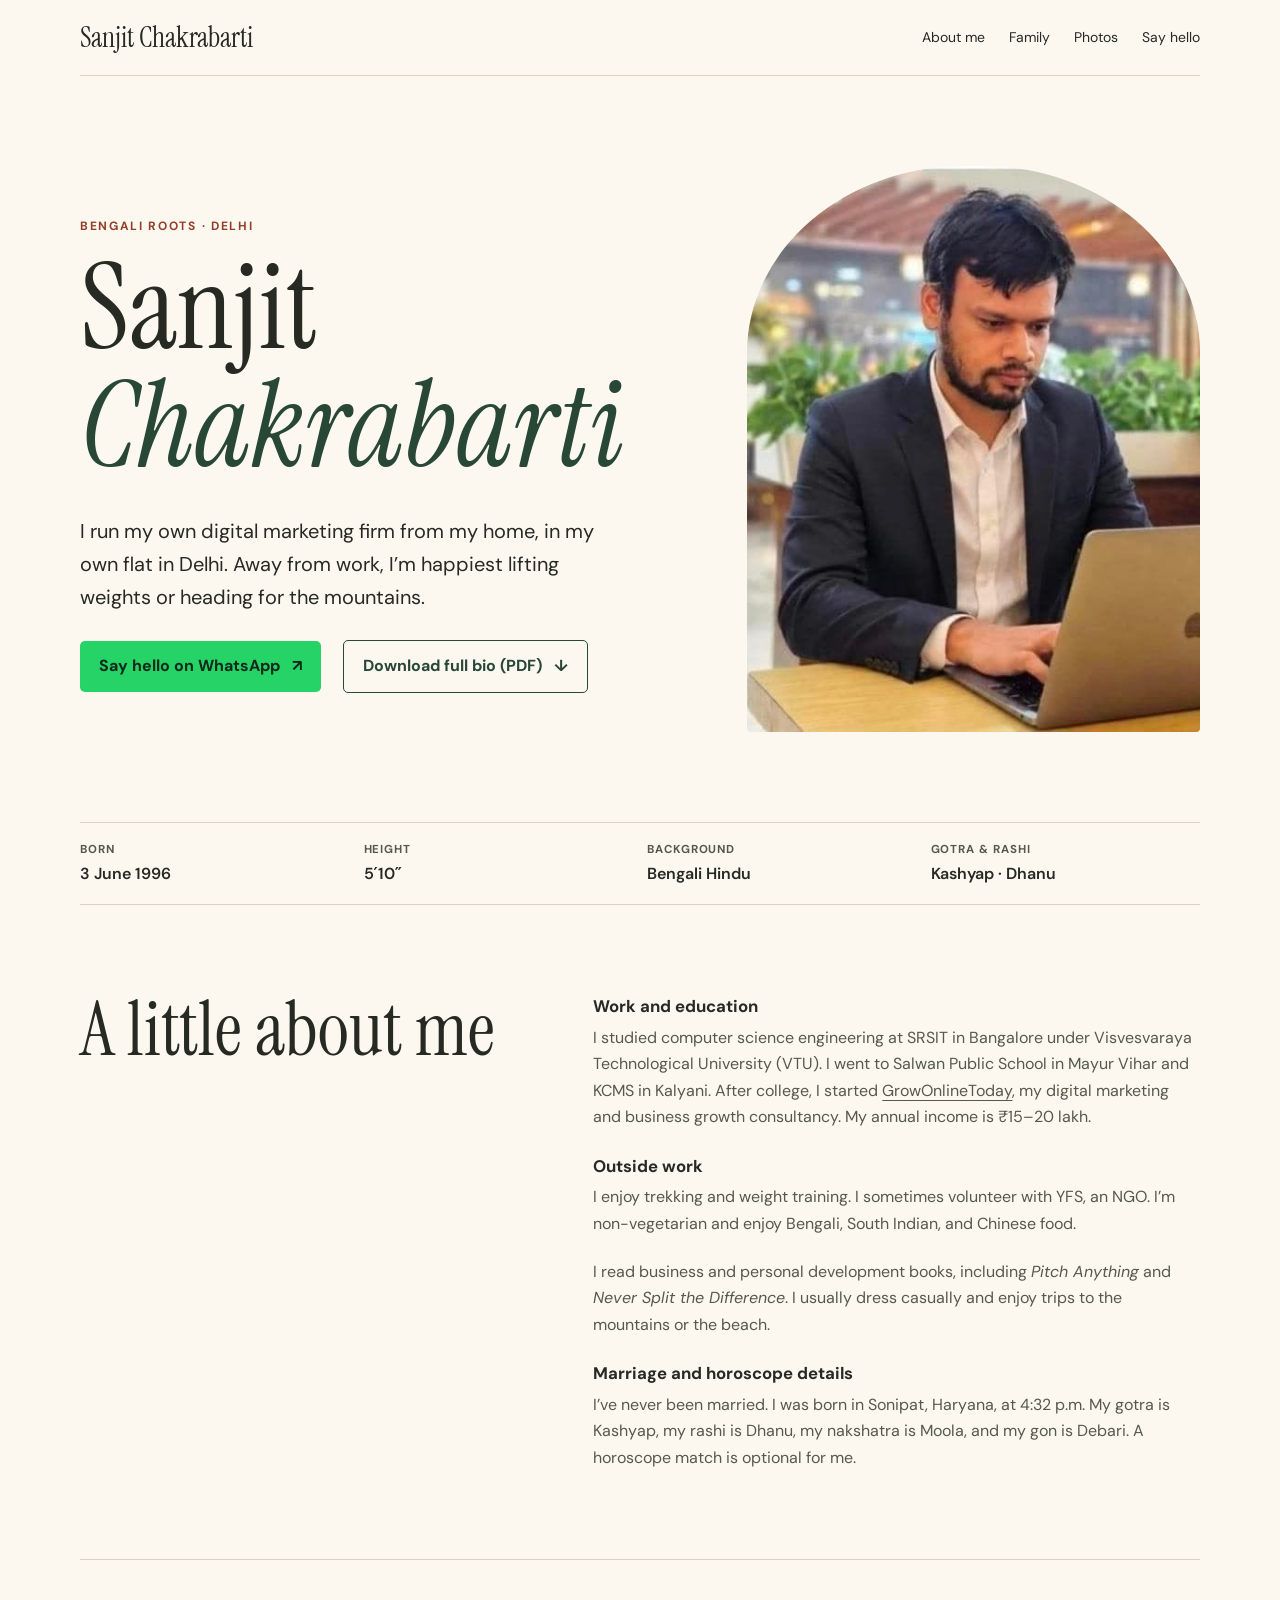
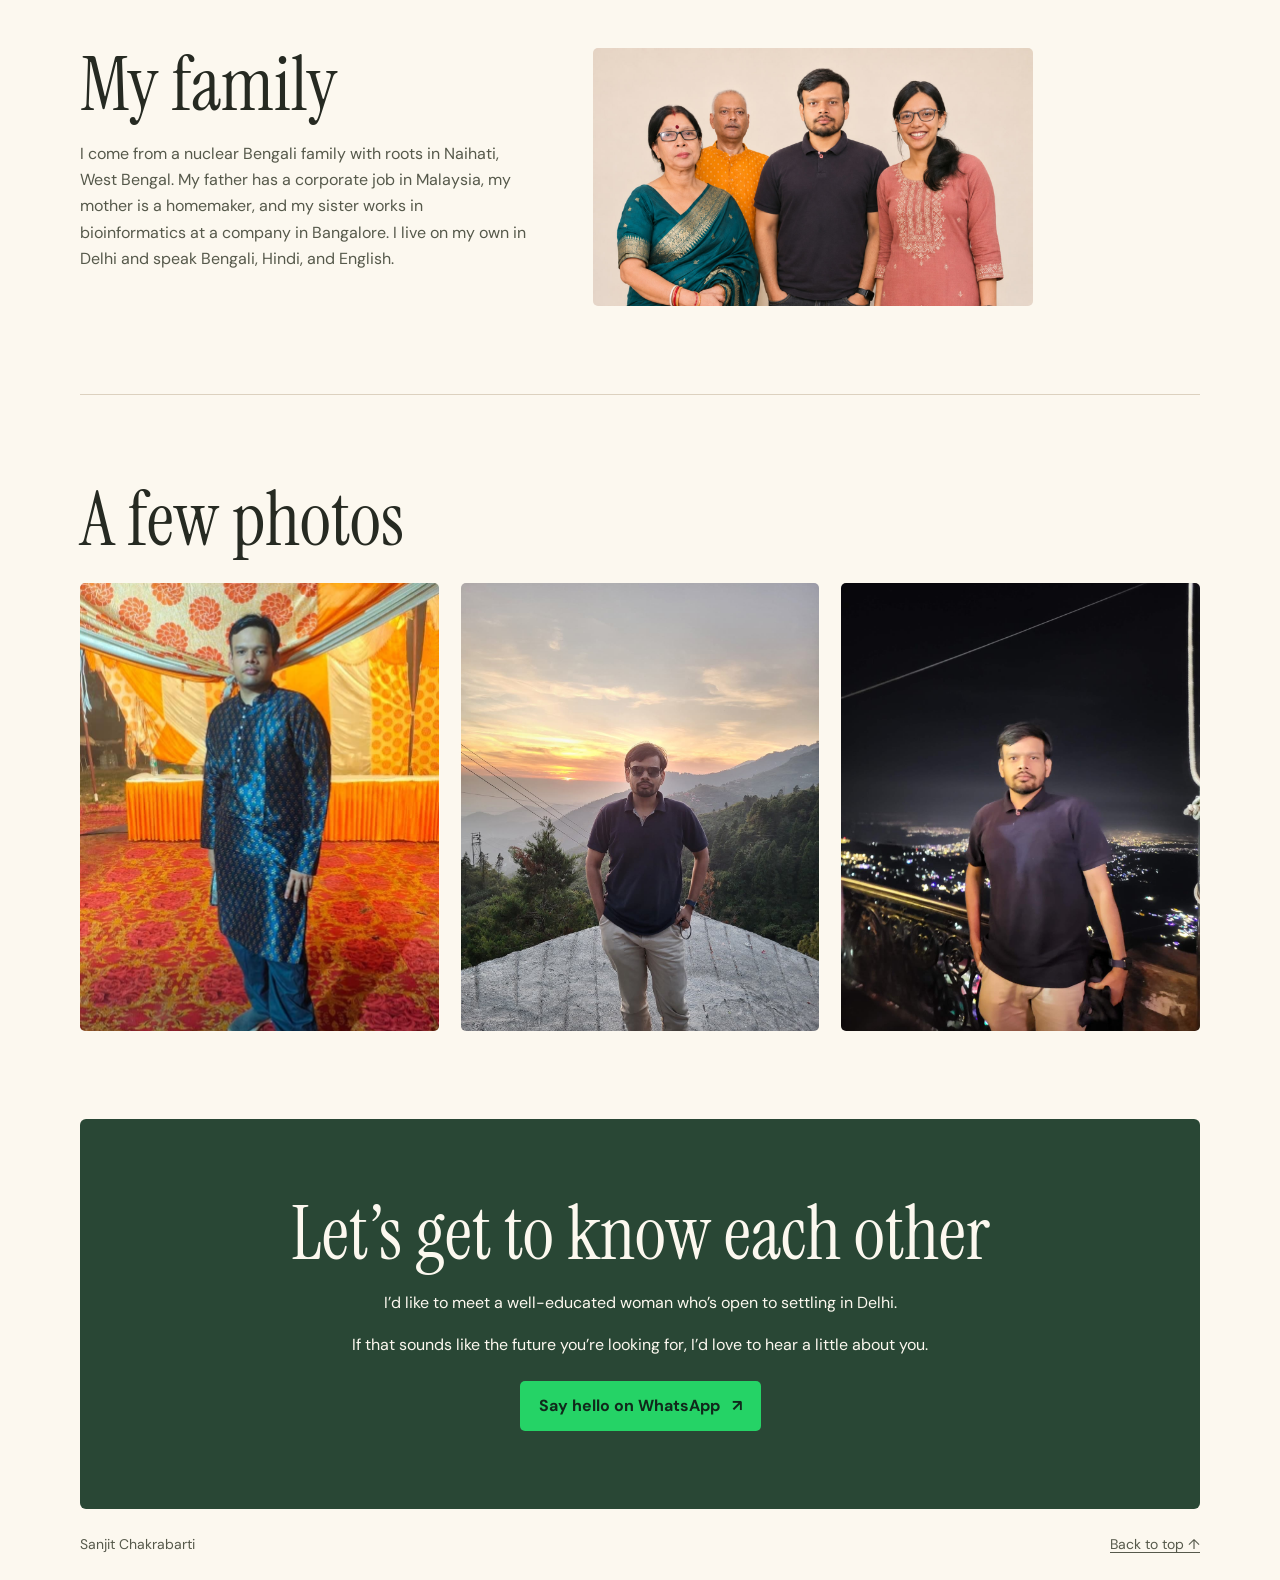
<file: index.html>
<!doctype html>
<html lang="en">
<head>
  <meta charset="utf-8">
  <meta name="viewport" content="width=device-width, initial-scale=1">
  <meta name="description" content="Meet Sanjit Chakrabarti, a Bengali entrepreneur based in Delhi. A little about my life, my family and what I’m looking for in marriage.">
  <meta property="og:title" content="Meet Sanjit Chakrabarti">
  <meta property="og:description" content="A little about my life, my family and what I’m looking for in marriage.">
  <meta property="og:type" content="profile">
  <meta property="og:image" content="https://bio.sanjitchakrabarti.com/photos/sanjit-at-work.jpg">
  <link rel="icon" href="photos/sanjit-at-work.jpg" type="image/jpeg">
  <link rel="stylesheet" href="https://fonts.googleapis.com/css2?family=DM+Sans:wght@400;500;600;700&family=Instrument+Serif:ital@0;1&display=swap">
  <title>Meet Sanjit Chakrabarti</title>
  <style>
    :root {
      color-scheme: light;
      --paper: #fcf8ef;
      --ink: #262a22;
      --muted: #56594b;
      --line: #dcd1bf;
      --green: #294735;
      --rust: #943e29;
      --whatsapp: #25d366;
      --display: "Instrument Serif", Georgia, serif;
    }
    * { box-sizing: border-box; }
    body { margin: 0; background: var(--paper); color: var(--ink); font: 1rem/1.65 "DM Sans", system-ui, sans-serif; }
    a { color: inherit; text-underline-offset: .24em; }
    a:hover { text-decoration-thickness: 2px; }
    a:focus-visible { outline: 2px solid var(--rust); outline-offset: 5px; }
    img { display: block; width: 100%; }
    .wrap { width: min(1120px, 100% - 48px); margin-inline: auto; }
    .masthead, nav, .actions, footer { display: flex; align-items: center; flex-wrap: wrap; }
    .masthead { min-height: 76px; justify-content: space-between; gap: 8px 24px; border-bottom: 1px solid var(--line); }
    .brand { font: 1.75rem var(--display); text-decoration: none; }
    nav { gap: 8px 24px; font-size: .875rem; }
    nav a { text-decoration: none; }
    nav a:hover { text-decoration: underline; }
    .hero { display: grid; grid-template-columns: 1.12fr .88fr; align-items: center; gap: clamp(32px, 7vw, 106px); padding-block: clamp(40px, 7vw, 96px); }
    .eyebrow { color: var(--rust); font-size: .75rem; font-weight: 700; letter-spacing: .14em; text-transform: uppercase; }
    h1, h2 { font-family: var(--display); font-weight: 400; line-height: .98; margin: 0 0 .25em; }
    h1 { font-size: clamp(3.6rem, 9.4vw, 8.3rem); }
    h1 em { display: block; color: var(--green); }
    h2 { font-size: clamp(2.7rem, 6vw, 4.7rem); }
    .intro { max-width: 37ch; font-size: clamp(1.05rem, 2vw, 1.25rem); }
    .actions { gap: 12px 22px; margin-top: 26px; }
    .button { display: inline-flex; align-items: center; gap: 12px; padding: 12px 19px; border-radius: 5px; background: var(--whatsapp); color: #10291b; font-weight: 700; text-decoration: none; }
    .button:hover { background: #20c45e; }
    .button.download { color: var(--green); background: transparent; border: 1px solid var(--green); }
    .button.download:hover { background: #efe3d1; }
    figure { margin: 0; }
    .hero img { aspect-ratio: 4 / 5; object-fit: cover; object-position: 50% 42%; border-radius: 48% 48% 4px 4px / 33% 33% 4px 4px; }
    .facts { margin: 0; padding: 17px 0; display: grid; grid-template-columns: repeat(4, 1fr); gap: 14px; border-block: 1px solid var(--line); }
    dt { color: var(--muted); font-size: .72rem; font-weight: 700; letter-spacing: .08em; text-transform: uppercase; }
    dd { margin: 2px 0 0; font-weight: 600; }
    .section { padding-block: clamp(40px, 7vw, 88px); }
    .section + .section { border-top: 1px solid var(--line); }
    .story { display: grid; grid-template-columns: .85fr 1.15fr; gap: 20px 65px; }
    .story h3 { margin: 0 0 4px; font-size: 1.05rem; }
    .story p { margin: 0 0 22px; color: var(--muted); max-width: 59ch; }
    .story p:last-child { margin-bottom: 0; }
    .family-photo { width: min(100%, 440px); }
    .family-photo img { height: auto; border-radius: 5px; }
    .gallery { display: grid; grid-template-columns: repeat(3, 1fr); gap: clamp(8px, 2vw, 22px); margin-top: 26px; }
    .gallery a { display: block; }
    .gallery img { aspect-ratio: 4 / 5; object-fit: cover; object-position: center 36%; border-radius: 5px; }
    .contact { background: var(--green); color: #fcf8ef; text-align: center; padding: clamp(34px, 7vw, 78px) 22px; border-radius: 6px; }
    .contact p { max-width: 54ch; margin: 16px auto 0; }
    .contact .button { margin-top: 22px; }
    .contact a:focus-visible { outline-color: var(--paper); }
    footer { justify-content: space-between; gap: 10px 24px; padding-block: 24px; color: var(--muted); font-size: .875rem; }
    @media (max-width: 680px) {
      .wrap { width: calc(100% - 36px); }
      .masthead { padding-block: 12px; min-height: 0; }
      nav { gap: 6px 14px; }
      .hero, .story { grid-template-columns: 1fr; }
      .hero { gap: 26px; }
      .hero figure { grid-row: 1; width: min(100%, 285px); margin-inline: auto; }
      .hero img { aspect-ratio: 5 / 5; object-position: 50% 35%; }
      .facts { grid-template-columns: repeat(2, 1fr); }
    }
  </style>
</head>
<body id="top">
  <header class="masthead wrap">
    <a class="brand" href="#top">Sanjit Chakrabarti</a>
    <nav aria-label="On this page">
      <a href="#about">About me</a>
      <a href="#family">Family</a>
      <a href="#photos">Photos</a>
      <a href="#contact">Say hello</a>
    </nav>
  </header>
  <main class="wrap">
    <section class="hero" aria-labelledby="name">
      <div>
        <p class="eyebrow">Bengali roots · Delhi</p>
        <h1 id="name">Sanjit <em>Chakrabarti</em></h1>
        <p class="intro">I run my own digital marketing firm from my home, in my own flat in Delhi. Away from work, I’m happiest lifting weights or heading for the mountains.</p>
        <div class="actions">
          <a class="button" href="https://wa.me/917278135942?text=Hi%20Sanjit%21%20I%20came%20across%20your%20bio%20and%20would%20love%20to%20say%20hello.">Say hello on WhatsApp <span aria-hidden="true">↗</span></a>
          <a class="button download" href="sanjit-chakrabarti-bio.pdf?v=horoscope-update" download>Download full bio (PDF) <span aria-hidden="true">↓</span></a>
        </div>
      </div>
      <figure><img src="photos/sanjit-at-work.jpg" alt="Sanjit working on his laptop at a café" fetchpriority="high"></figure>
    </section>

    <dl class="facts">
      <div><dt>Born</dt><dd><time datetime="1996-06-03">3 June 1996</time></dd></div>
      <div><dt>Height</dt><dd>5′10″</dd></div>
      <div><dt>Background</dt><dd>Bengali Hindu</dd></div>
      <div><dt>Gotra &amp; rashi</dt><dd>Kashyap · Dhanu</dd></div>
    </dl>

    <section class="section story" id="about" aria-labelledby="about-title">
      <h2 id="about-title">A little about me</h2>
      <div>
        <h3>Work and education</h3>
        <p>I studied computer science engineering at SRSIT in Bangalore under Visvesvaraya Technological University (VTU). I went to Salwan Public School in Mayur Vihar and KCMS in Kalyani. After college, I started <a href="https://growonlinetoday.com/" target="_blank" rel="noopener">GrowOnlineToday</a>, my digital marketing and business growth consultancy. My annual income is ₹15–20 lakh.</p>
        <h3>Outside work</h3>
        <p>I enjoy trekking and weight training. I sometimes volunteer with YFS, an NGO. I’m non-vegetarian and enjoy Bengali, South Indian, and Chinese food.</p>
        <p>I read business and personal development books, including <cite>Pitch Anything</cite> and <cite>Never Split the Difference</cite>. I usually dress casually and enjoy trips to the mountains or the beach.</p>
        <h3>Marriage and horoscope details</h3>
        <p>I’ve never been married. I was born in Sonipat, Haryana, at 4:32 p.m. My gotra is Kashyap, my rashi is Dhanu, my nakshatra is Moola, and my gon is Debari. A horoscope match is optional for me.</p>
      </div>
    </section>

    <section class="section story" id="family" aria-labelledby="family-title">
      <div>
        <h2 id="family-title">My family</h2>
        <p>I come from a nuclear Bengali family with roots in Naihati, West Bengal. My father has a corporate job in Malaysia, my mother is a homemaker, and my sister works in bioinformatics at a company in Bangalore. I live on my own in Delhi and speak Bengali, Hindi, and English.</p>
      </div>
      <figure class="family-photo">
        <img src="photos/family-portrait.jpg?v=family-four" width="1448" height="850" alt="Sanjit with his family in a group portrait" loading="lazy">
      </figure>
    </section>

    <section class="section" id="photos" aria-labelledby="photos-title">
      <h2 id="photos-title">A few photos</h2>
      <div class="gallery">
        <a href="photos/sanjit-at-celebration.jpg"><img loading="lazy" src="photos/sanjit-at-celebration.jpg" alt="Sanjit in a blue kurta at a celebration"></a>
        <a href="photos/sanjit-in-the-hills.jpg"><img loading="lazy" src="photos/sanjit-in-the-hills.jpg" alt="Sanjit overlooking the hills at sunset"></a>
        <a href="photos/sanjit-at-night.jpg"><img loading="lazy" src="photos/sanjit-at-night.jpg" alt="Sanjit with city lights behind him at night"></a>
      </div>
    </section>

    <section class="contact" id="contact" aria-labelledby="contact-title">
      <h2 id="contact-title">Let’s get to know each other</h2>
      <p>I’d like to meet a well-educated woman who’s open to settling in Delhi.</p>
      <p>If that sounds like the future you’re looking for, I’d love to hear a little about you.</p>
      <a class="button" href="https://wa.me/917278135942?text=Hi%20Sanjit%21%20I%20came%20across%20your%20bio%20and%20would%20love%20to%20say%20hello.">Say hello on WhatsApp <span aria-hidden="true">↗</span></a>
    </section>
  </main>
  <footer class="wrap"><span>Sanjit Chakrabarti</span><a href="#top">Back to top ↑</a></footer>
</body>
</html>
</file>
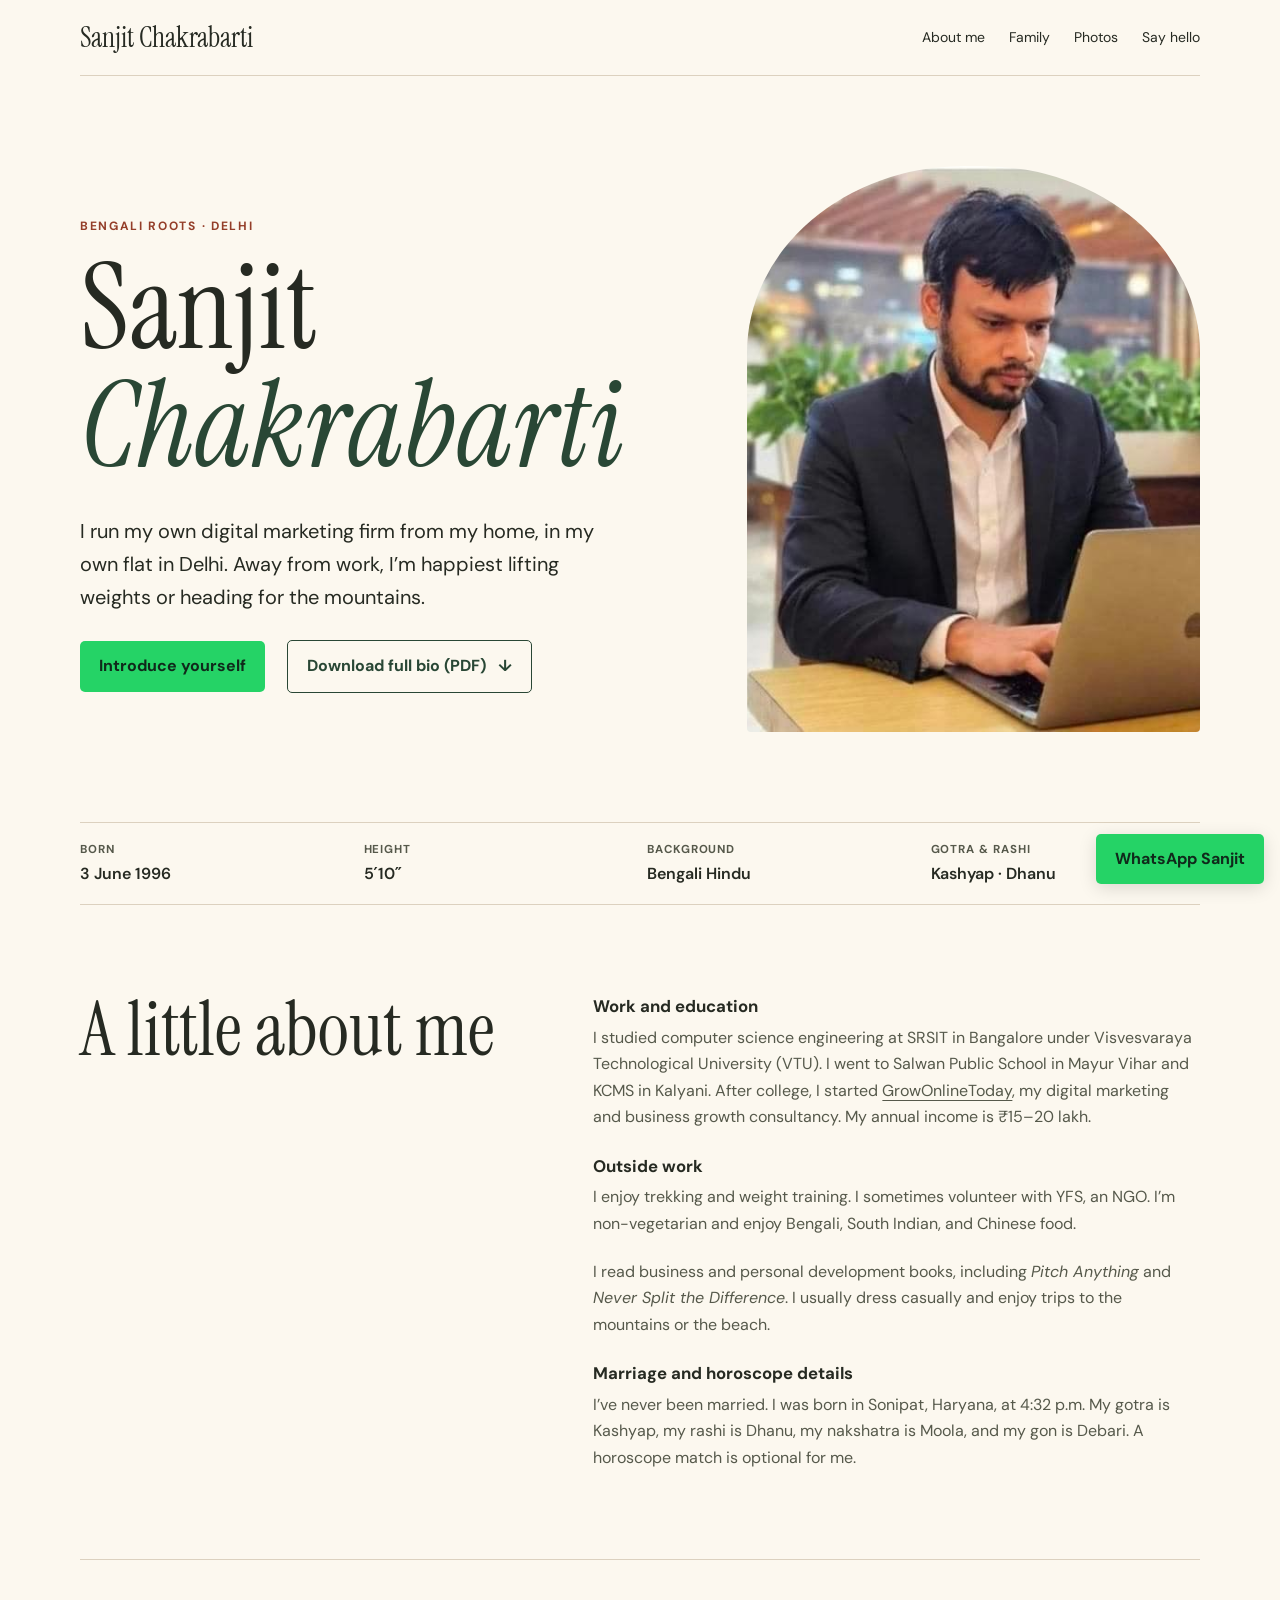
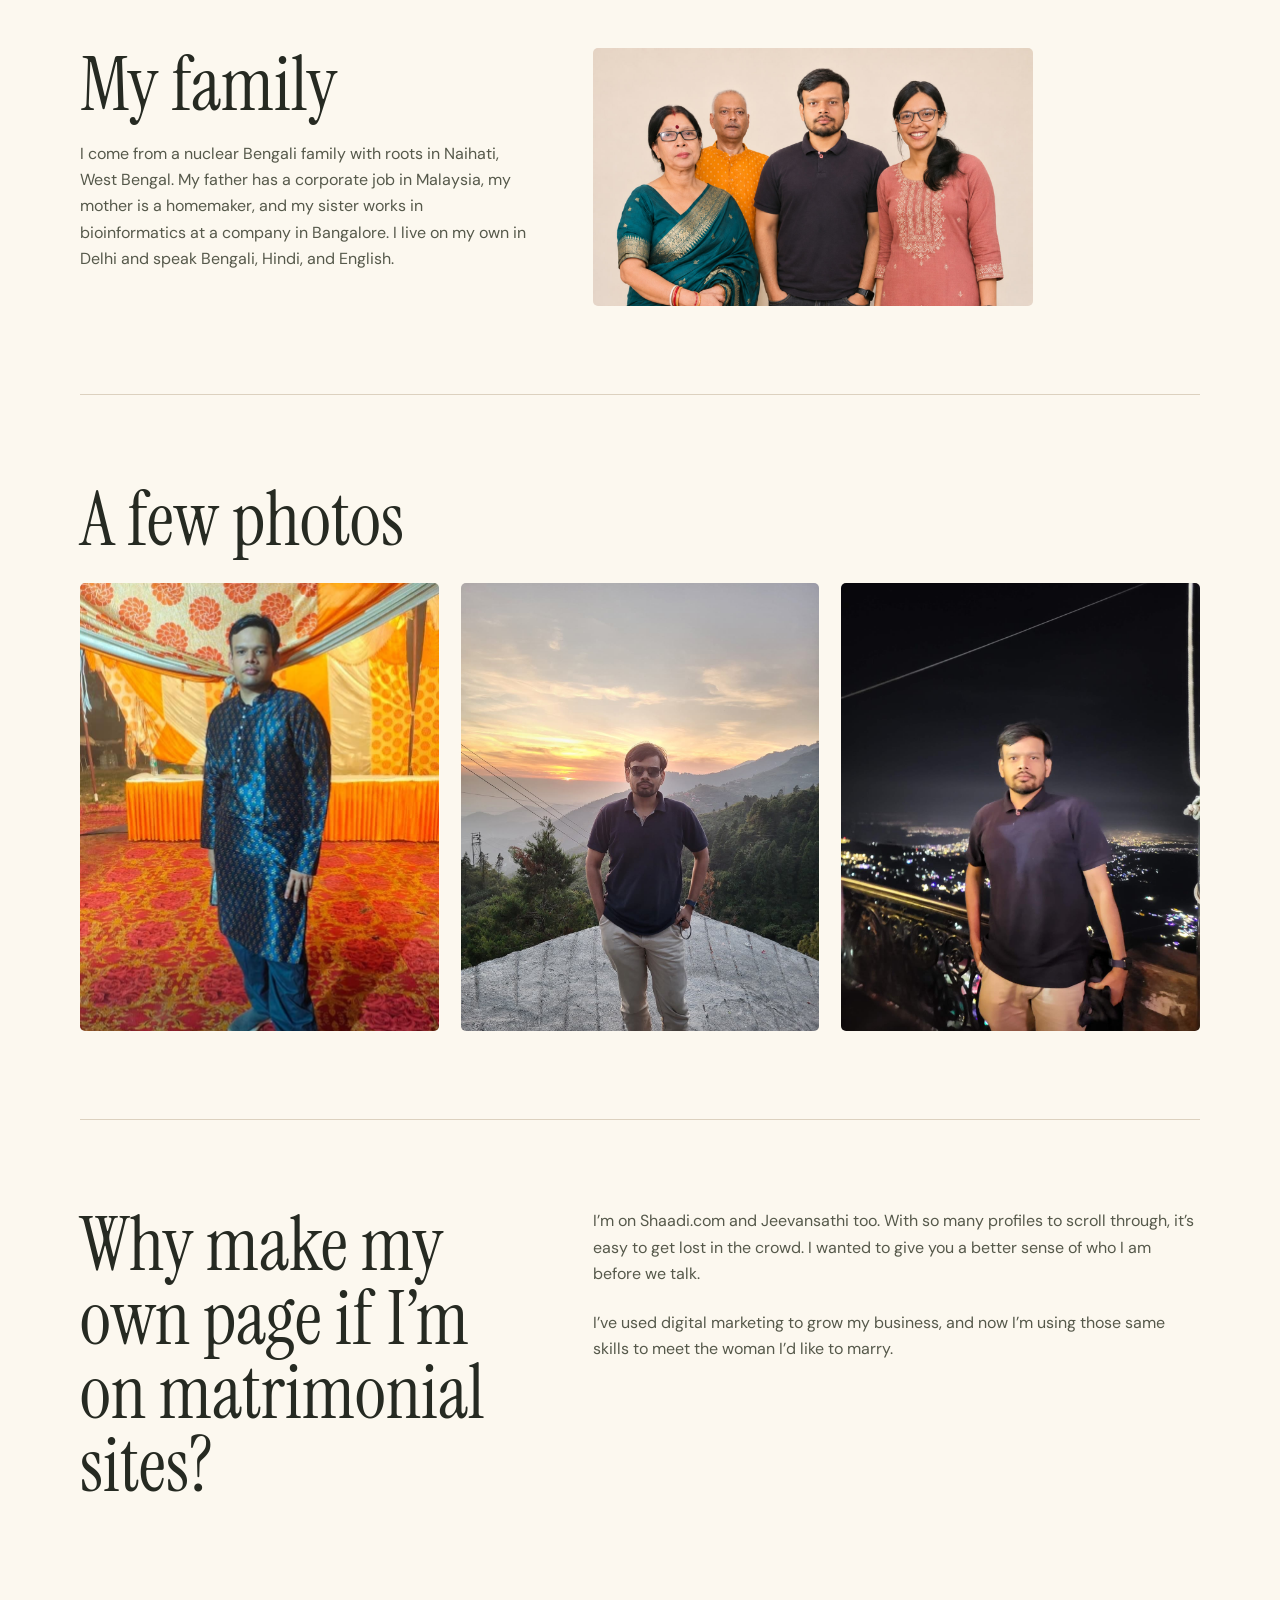
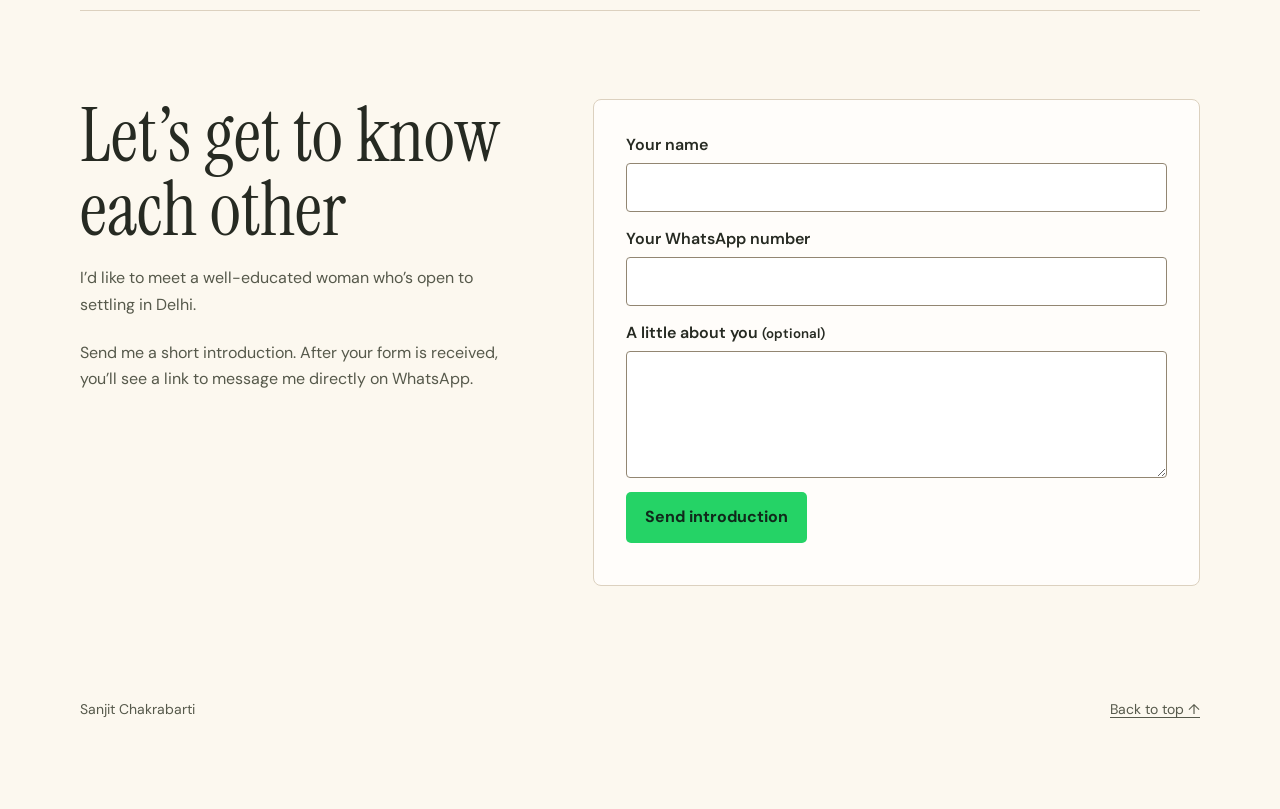
<file: ads/index.html>
<!doctype html>
<html lang="en">
<head>
  <meta charset="utf-8">
  <meta name="viewport" content="width=device-width, initial-scale=1">
  <meta name="description" content="Meet Sanjit Chakrabarti, a Bengali entrepreneur based in Delhi. A little about my life, my family and what I’m looking for in marriage.">
  <meta property="og:title" content="Meet Sanjit Chakrabarti">
  <meta property="og:description" content="A little about my life, my family and what I’m looking for in marriage.">
  <meta property="og:type" content="profile">
  <meta property="og:image" content="https://bio.sanjitchakrabarti.com/photos/sanjit-at-work.jpg">
  <link rel="icon" href="/photos/sanjit-at-work.jpg" type="image/jpeg">
  <link rel="stylesheet" href="https://fonts.googleapis.com/css2?family=DM+Sans:wght@400;500;600;700&family=Instrument+Serif:ital@0;1&display=swap">
  <title>Say hello to Sanjit Chakrabarti</title>
  <style>
    :root {
      color-scheme: light;
      --paper: #fcf8ef;
      --ink: #262a22;
      --muted: #56594b;
      --line: #dcd1bf;
      --green: #294735;
      --rust: #943e29;
      --whatsapp: #25d366;
      --display: "Instrument Serif", Georgia, serif;
    }
    * { box-sizing: border-box; }
    body { margin: 0; background: var(--paper); color: var(--ink); font: 1rem/1.65 "DM Sans", system-ui, sans-serif; }
    a { color: inherit; text-underline-offset: .24em; }
    a:hover { text-decoration-thickness: 2px; }
    a:focus-visible { outline: 2px solid var(--rust); outline-offset: 5px; }
    img { display: block; width: 100%; }
    .wrap { width: min(1120px, 100% - 48px); margin-inline: auto; }
    .masthead, nav, .actions, footer { display: flex; align-items: center; flex-wrap: wrap; }
    .masthead { min-height: 76px; justify-content: space-between; gap: 8px 24px; border-bottom: 1px solid var(--line); }
    .brand { font: 1.75rem var(--display); text-decoration: none; }
    nav { gap: 8px 24px; font-size: .875rem; }
    nav a { text-decoration: none; }
    nav a:hover { text-decoration: underline; }
    .hero { display: grid; grid-template-columns: 1.12fr .88fr; align-items: center; gap: clamp(32px, 7vw, 106px); padding-block: clamp(40px, 7vw, 96px); }
    .eyebrow { color: var(--rust); font-size: .75rem; font-weight: 700; letter-spacing: .14em; text-transform: uppercase; }
    h1, h2 { font-family: var(--display); font-weight: 400; line-height: .98; margin: 0 0 .25em; }
    h1 { font-size: clamp(3.6rem, 9.4vw, 8.3rem); }
    h1 em { display: block; color: var(--green); }
    h2 { font-size: clamp(2.7rem, 6vw, 4.7rem); }
    .intro { max-width: 37ch; font-size: clamp(1.05rem, 2vw, 1.25rem); }
    .actions { gap: 12px 22px; margin-top: 26px; }
    .button { display: inline-flex; align-items: center; gap: 12px; padding: 12px 19px; border-radius: 5px; background: var(--whatsapp); color: #10291b; font-weight: 700; text-decoration: none; }
    .button:hover { background: #20c45e; }
    .button.download { color: var(--green); background: transparent; border: 1px solid var(--green); }
    .button.download:hover { background: #efe3d1; }
    figure { margin: 0; }
    .hero img { aspect-ratio: 4 / 5; object-fit: cover; object-position: 50% 42%; border-radius: 48% 48% 4px 4px / 33% 33% 4px 4px; }
    .facts { margin: 0; padding: 17px 0; display: grid; grid-template-columns: repeat(4, 1fr); gap: 14px; border-block: 1px solid var(--line); }
    dt { color: var(--muted); font-size: .72rem; font-weight: 700; letter-spacing: .08em; text-transform: uppercase; }
    dd { margin: 2px 0 0; font-weight: 600; }
    .section { padding-block: clamp(40px, 7vw, 88px); }
    .section + .section { border-top: 1px solid var(--line); }
    .story { display: grid; grid-template-columns: .85fr 1.15fr; gap: 20px 65px; }
    .story h3 { margin: 0 0 4px; font-size: 1.05rem; }
    .story p { margin: 0 0 22px; color: var(--muted); max-width: 59ch; }
    .story p:last-child { margin-bottom: 0; }
    .family-photo { width: min(100%, 440px); }
    .family-photo img { height: auto; border-radius: 5px; }
    .gallery { display: grid; grid-template-columns: repeat(3, 1fr); gap: clamp(8px, 2vw, 22px); margin-top: 26px; }
    .gallery a { display: block; }
    .gallery img { aspect-ratio: 4 / 5; object-fit: cover; object-position: center 36%; border-radius: 5px; }
    .contact { background: var(--green); color: #fcf8ef; text-align: center; padding: clamp(34px, 7vw, 78px) 22px; border-radius: 6px; }
    .contact p { max-width: 54ch; margin: 16px auto 0; }
    .contact .button { margin-top: 22px; }
    .contact a:focus-visible { outline-color: var(--paper); }
    footer { justify-content: space-between; gap: 10px 24px; padding-block: 24px; color: var(--muted); font-size: .875rem; }
    @media (max-width: 680px) {
      .wrap { width: calc(100% - 36px); }
      .masthead { padding-block: 12px; min-height: 0; }
      nav { gap: 6px 14px; }
      .hero, .story { grid-template-columns: 1fr; }
      .hero { gap: 26px; }
      .hero figure { grid-row: 1; width: min(100%, 285px); margin-inline: auto; }
      .hero img { aspect-ratio: 5 / 5; object-position: 50% 35%; }
      .facts { grid-template-columns: repeat(2, 1fr); }
    }
    #intro-form { padding: clamp(18px, 4vw, 32px); background: #fffdfa; border: 1px solid var(--line); border-radius: 8px; }
    #intro-form label { display: block; font-weight: 600; }
    #intro-form input:not([type=checkbox]), #intro-form textarea { display: block; width: 100%; padding: 10px; border: 1px solid #928672; border-radius: 4px; margin: 5px 0 14px; font: inherit; }
    #intro-form p { font-size: .875rem; margin: 10px 0; }
    #intro-form button { border: 0; font: inherit; font-weight: 700; cursor: pointer; }
    #intro-form button:disabled { opacity: .55; cursor: default; }
    .floating { position: fixed; right: 16px; bottom: 16px; z-index: 2; box-shadow: 0 4px 18px #0002; }
    body { padding-bottom: 64px; }
    [hidden] { display: none !important; }
  </style>
</head>
<body id="top">
  <header class="masthead wrap">
    <a class="brand" href="/">Sanjit Chakrabarti</a>
    <nav aria-label="On this page">
      <a href="#about">About me</a>
      <a href="#family">Family</a>
      <a href="#photos">Photos</a>
      <a href="#interest">Say hello</a>
    </nav>
  </header>
  <main class="wrap">
    <section class="hero" aria-labelledby="name">
      <div>
        <p class="eyebrow">Bengali roots · Delhi</p>
        <h1 id="name">Sanjit <em>Chakrabarti</em></h1>
        <p class="intro">I run my own digital marketing firm from my home, in my own flat in Delhi. Away from work, I’m happiest lifting weights or heading for the mountains.</p>
        <div class="actions">
          <a class="button" href="#interest">Introduce yourself</a>
          <a class="button download" href="/sanjit-chakrabarti-bio.pdf?v=horoscope-update" download>Download full bio (PDF) <span aria-hidden="true">↓</span></a>
        </div>
      </div>
      <figure><img src="/photos/sanjit-at-work.jpg" alt="Sanjit working on his laptop at a café" fetchpriority="high"></figure>
    </section>

    <dl class="facts">
      <div><dt>Born</dt><dd><time datetime="1996-06-03">3 June 1996</time></dd></div>
      <div><dt>Height</dt><dd>5′10″</dd></div>
      <div><dt>Background</dt><dd>Bengali Hindu</dd></div>
      <div><dt>Gotra &amp; rashi</dt><dd>Kashyap · Dhanu</dd></div>
    </dl>

    <section class="section story" id="about" aria-labelledby="about-title">
      <h2 id="about-title">A little about me</h2>
      <div>
        <h3>Work and education</h3>
        <p>I studied computer science engineering at SRSIT in Bangalore under Visvesvaraya Technological University (VTU). I went to Salwan Public School in Mayur Vihar and KCMS in Kalyani. After college, I started <a href="https://growonlinetoday.com/" target="_blank" rel="noopener">GrowOnlineToday</a>, my digital marketing and business growth consultancy. My annual income is ₹15–20 lakh.</p>
        <h3>Outside work</h3>
        <p>I enjoy trekking and weight training. I sometimes volunteer with YFS, an NGO. I’m non-vegetarian and enjoy Bengali, South Indian, and Chinese food.</p>
        <p>I read business and personal development books, including <cite>Pitch Anything</cite> and <cite>Never Split the Difference</cite>. I usually dress casually and enjoy trips to the mountains or the beach.</p>
        <h3>Marriage and horoscope details</h3>
        <p>I’ve never been married. I was born in Sonipat, Haryana, at 4:32 p.m. My gotra is Kashyap, my rashi is Dhanu, my nakshatra is Moola, and my gon is Debari. A horoscope match is optional for me.</p>
      </div>
    </section>

    <section class="section story" id="family" aria-labelledby="family-title">
      <div>
        <h2 id="family-title">My family</h2>
        <p>I come from a nuclear Bengali family with roots in Naihati, West Bengal. My father has a corporate job in Malaysia, my mother is a homemaker, and my sister works in bioinformatics at a company in Bangalore. I live on my own in Delhi and speak Bengali, Hindi, and English.</p>
      </div>
      <figure class="family-photo">
        <img src="/photos/family-portrait.jpg?v=family-four" width="1448" height="850" alt="Sanjit with his family in a group portrait" loading="lazy">
      </figure>
    </section>

    <section class="section" id="photos" aria-labelledby="photos-title">
      <h2 id="photos-title">A few photos</h2>
      <div class="gallery">
        <a href="/photos/sanjit-at-celebration.jpg"><img loading="lazy" src="/photos/sanjit-at-celebration.jpg" alt="Sanjit in a blue kurta at a celebration"></a>
        <a href="/photos/sanjit-in-the-hills.jpg"><img loading="lazy" src="/photos/sanjit-in-the-hills.jpg" alt="Sanjit overlooking the hills at sunset"></a>
        <a href="/photos/sanjit-at-night.jpg"><img loading="lazy" src="/photos/sanjit-at-night.jpg" alt="Sanjit with city lights behind him at night"></a>
      </div>
    </section>

    <section class="section story" id="why-this-page" aria-labelledby="why-this-page-title">
      <h2 id="why-this-page-title">Why make my own page if I’m on matrimonial sites?</h2>
      <div>
        <p>I’m on Shaadi.com and Jeevansathi too. With so many profiles to scroll through, it’s easy to get lost in the crowd. I wanted to give you a better sense of who I am before we talk.</p>
        <p>I’ve used digital marketing to grow my business, and now I’m using those same skills to meet the woman I’d like to marry.</p>
      </div>
    </section>

    <section class="section story" id="interest" aria-labelledby="interest-title">
      <div>
        <h2 id="interest-title">Let’s get to know each other</h2>
        <p>I’d like to meet a well-educated woman who’s open to settling in Delhi.</p>
        <p>Send me a short introduction. After your form is received, you’ll see a link to message me directly on WhatsApp.</p>
      </div>
      <form id="intro-form">
        <label for="intro-name">Your name</label>
        <input id="intro-name" name="name" autocomplete="name" maxlength="100" required>
        <label for="phone">Your WhatsApp number</label>
        <input id="phone" name="phone" autocomplete="tel" inputmode="tel" type="tel" pattern="[+0-9 \(\) \-]{7,25}" maxlength="25" required>
        <label for="message">A little about you <small>(optional)</small></label>
        <textarea id="message" name="message" rows="4" maxlength="600"></textarea>
        <button class="button" type="submit" disabled>Send introduction</button>
        <p id="form-status" role="status">Online introductions are currently unavailable. You can reach Sanjit on WhatsApp.</p>
      </form>
    </section>
  </main>
  <footer class="wrap"><span>Sanjit Chakrabarti</span><a href="#top">Back to top ↑</a></footer>
  <a class="button floating" href="https://wa.me/917278135942?text=Hi%20Sanjit%21%20I%20came%20across%20your%20bio%20and%20would%20love%20to%20say%20hello." target="_blank" rel="noopener">WhatsApp Sanjit</a>
  <script src="/ads/form.js?v=2" defer></script>
</body>
</html>
</file>
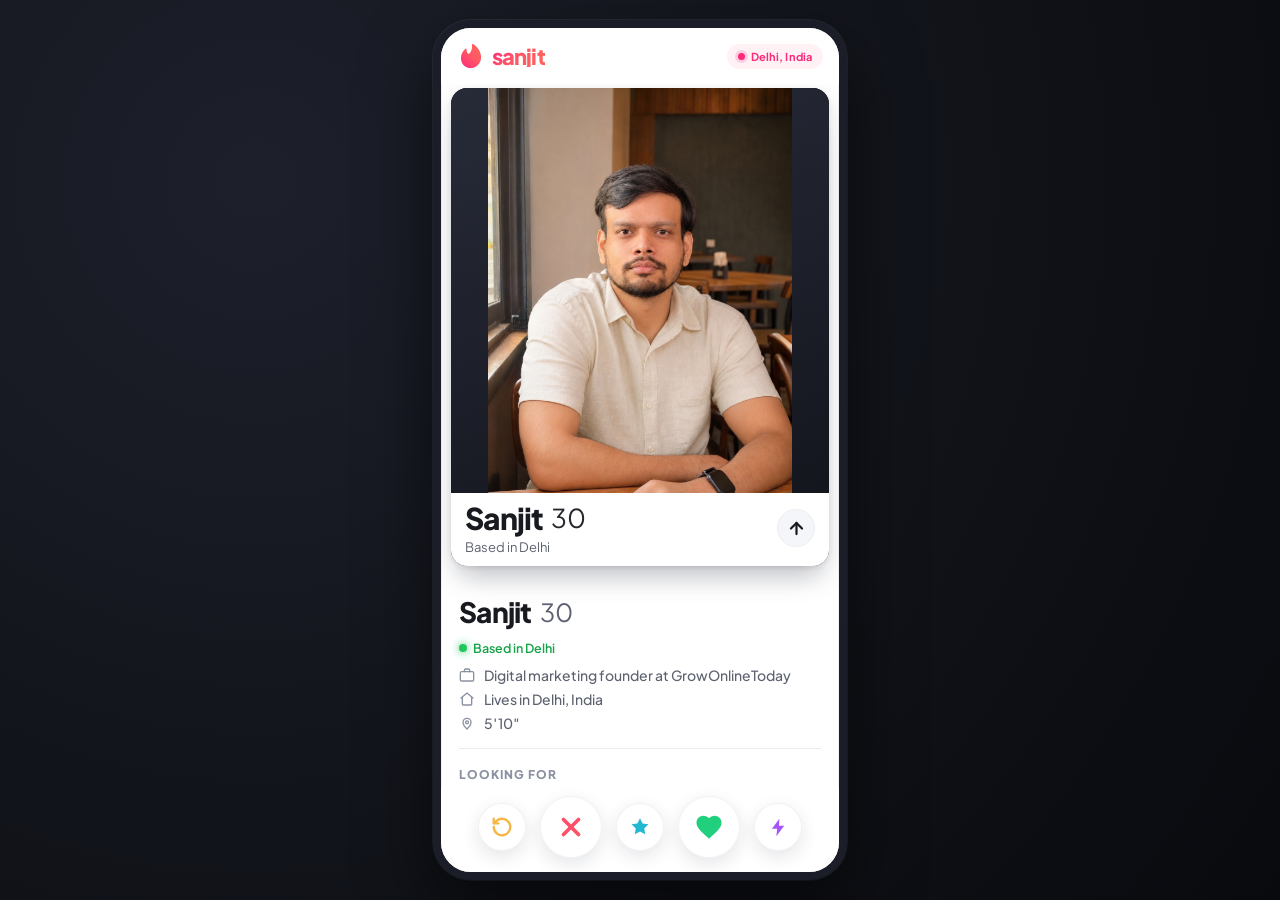
<file: date-me/index.html>
<!DOCTYPE html>
<html lang="en">
<head>
  <meta charset="UTF-8" />
  <meta name="viewport" content="width=device-width, initial-scale=1.0, maximum-scale=1.0, user-scalable=no, viewport-fit=cover" />
  <meta name="theme-color" content="#ffffff" />
  <meta name="apple-mobile-web-app-capable" content="yes" />
  <meta name="apple-mobile-web-app-status-bar-style" content="default" />
  <title>Sanjit | Swipe Right</title>

  <!-- Crisp modern typography with native system fallbacks -->
  <link rel="preconnect" href="https://fonts.googleapis.com" />
  <link rel="preconnect" href="https://fonts.gstatic.com" crossorigin />
  <link href="https://fonts.googleapis.com/css2?family=Plus+Jakarta+Sans:wght@400;500;600;700;800&display=swap" rel="stylesheet" />

  <style>
    /* ==========================================================================
       1. DESIGN TOKENS & RESET
       ========================================================================== */
    :root {
      --tinder-pink: #FD297B;
      --tinder-coral: #FF5864;
      --tinder-orange: #FF655B;
      --tinder-gradient: linear-gradient(135deg, #FD297B 0%, #FF5864 50%, #FF655B 100%);
      --like-green: #21D07C;
      --nope-red: #FE5068;
      --super-blue: #22B8CF;
      --rewind-amber: #F5B748;
      --boost-purple: #A655F7;
      --whatsapp-green: #25D366;
      --whatsapp-dark: #128C7E;
      --verified-blue: #2088FF;

      --bg-desktop: radial-gradient(circle at 20% 20%, #1d202b 0%, #101218 60%, #090a0e 100%);
      --surface-app: #FFFFFF;
      --surface-subtle: #F5F6FA;
      --text-primary: #181A20;
      --text-secondary: #5C6270;
      --text-muted: #8A91A0;
      --border-light: #EAECEF;

      --radius-card: 16px;
      --radius-sheet: 24px;
      --shadow-card: 0 12px 28px rgba(15, 23, 42, 0.14), 0 2px 6px rgba(15, 23, 42, 0.08);
      --shadow-btn: 0 6px 18px rgba(15, 23, 42, 0.11);
      --font-main: 'Plus Jakarta Sans', -apple-system, BlinkMacSystemFont, 'Segoe UI', Roboto, Helvetica, Arial, sans-serif;
    }

    *, *::before, *::after {
      box-sizing: border-box;
      margin: 0;
      padding: 0;
      -webkit-tap-highlight-color: transparent;
    }

    html, body {
      width: 100%;
      height: 100%;
      height: 100dvh;
      overflow: hidden;
      overscroll-behavior: none;
      font-family: var(--font-main);
      color: var(--text-primary);
      background: var(--surface-app);
      -webkit-font-smoothing: antialiased;
      -moz-osx-font-smoothing: grayscale;
      user-select: none;
      -webkit-user-select: none;
    }

    /* ==========================================================================
       2. MOBILE-ONLY VIEWPORT & DESKTOP DEVICE FRAME
       ========================================================================== */
    .stage {
      width: 100vw;
      height: 100dvh;
      display: flex;
      align-items: center;
      justify-content: center;
      background: var(--surface-app);
    }

    .app-shell {
      position: relative;
      width: 100%;
      height: 100%;
      background: var(--surface-app);
      display: flex;
      flex-direction: column;
      overflow: hidden;
    }

    /* Desktop presentation: centered mobile app frame against charcoal backdrop */
    @media (min-width: 521px) {
      .stage {
        background: var(--bg-desktop);
        padding: 20px;
      }

      .app-shell {
        width: 100%;
        max-width: 414px;
        height: min(860px, calc(100dvh - 40px));
        max-height: 860px;
        border-radius: 38px;
        border: 8px solid #1b1e28;
        box-shadow:
          0 32px 70px rgba(0, 0, 0, 0.58),
          0 0 0 1px rgba(255, 255, 255, 0.08),
          inset 0 0 0 1px rgba(0, 0, 0, 0.06);
      }
    }

    /* ==========================================================================
       3. TOP NAVIGATION HEADER
       ========================================================================== */
    .app-header {
      flex-shrink: 0;
      height: calc(56px + env(safe-area-inset-top, 0px));
      padding: env(safe-area-inset-top, 0px) 16px 0;
      display: flex;
      align-items: center;
      justify-content: space-between;
      background: var(--surface-app);
      z-index: 20;
    }

    .brand {
      display: flex;
      align-items: center;
      gap: 7px;
    }

    .brand-flame {
      width: 28px;
      height: 28px;
      display: block;
      flex-shrink: 0;
    }

    .brand-name {
      font-size: 22px;
      font-weight: 800;
      letter-spacing: -0.04em;
      background: var(--tinder-gradient);
      -webkit-background-clip: text;
      -webkit-text-fill-color: transparent;
      background-clip: text;
      line-height: 1;
    }

    .header-status {
      display: inline-flex;
      align-items: center;
      gap: 6px;
      padding: 6px 11px;
      border-radius: 999px;
      background: #FFF1F4;
      color: var(--tinder-pink);
      font-size: 11px;
      font-weight: 700;
      letter-spacing: 0.01em;
    }

    .header-status-dot {
      width: 7px;
      height: 7px;
      border-radius: 50%;
      background: var(--tinder-pink);
      box-shadow: 0 0 0 3px rgba(253, 41, 123, 0.18);
      animation: pulseDot 2.2s infinite ease-in-out;
    }

    @keyframes pulseDot {
      0%, 100% { transform: scale(1); opacity: 1; }
      50% { transform: scale(1.25); opacity: 0.7; }
    }

    /* ==========================================================================
       4. FLOATING PLAYFUL TOAST (LEFT SWIPE / ACTION FEEDBACK)
       ========================================================================== */
    .toast-layer {
      position: absolute;
      top: calc(64px + env(safe-area-inset-top, 0px));
      left: 16px;
      right: 16px;
      display: flex;
      justify-content: center;
      pointer-events: none;
      z-index: 45;
    }

    .toast-pill {
      max-width: 94%;
      padding: 10px 16px;
      border-radius: 999px;
      background: rgba(20, 22, 29, 0.92);
      backdrop-filter: blur(12px);
      -webkit-backdrop-filter: blur(12px);
      color: #FFFFFF;
      font-size: 13px;
      font-weight: 600;
      text-align: center;
      line-height: 1.3;
      box-shadow: 0 10px 26px rgba(0, 0, 0, 0.24);
      border: 1px solid rgba(255, 255, 255, 0.12);
      opacity: 0;
      transform: translateY(-14px) scale(0.94);
      transition: opacity 0.24s ease, transform 0.3s cubic-bezier(0.22, 1, 0.36, 1);
    }

    .toast-pill.is-visible {
      opacity: 1;
      transform: translateY(0) scale(1);
    }

    /* ==========================================================================
       5. CARD DECK & SWIPEABLE PROFILE CARD
       ========================================================================== */
    .deck-wrapper {
      position: relative;
      flex: 1 1 auto;
      min-height: 0;
      padding: 4px 10px 8px;
      display: flex;
      align-items: stretch;
      justify-content: center;
    }

    .profile-feed {
      flex: 1;
      min-height: 0;
      overflow-y: auto;
      overscroll-behavior: contain;
    }

    .profile-feed .deck-wrapper {
      height: min(62dvh, 490px);
      min-height: 310px;
    }

    .profile-feed .sheet-body { padding-bottom: 20px; }

    .profile-detail-photo {
      display: block;
      width: 100%;
      height: auto;
      border-radius: var(--radius-card);
      margin: 0 0 22px;
      background: var(--surface-subtle);
    }

    .card-stack {
      position: relative;
      width: 100%;
      height: 100%;
    }

    .profile-card {
      position: absolute;
      inset: 0;
      border-radius: var(--radius-card);
      overflow: hidden;
      background: #14161D;
      box-shadow: var(--shadow-card);
      will-change: transform, opacity;
      touch-action: pan-y;
      display: grid;
      grid-template-rows: minmax(0, 1fr) auto;
    }

    /* Background duplicate card peeking subtly behind active card */
    .profile-card.is-back {
      z-index: 1;
      transform: scale(0.955) translateY(10px);
      opacity: 0.92;
      filter: brightness(0.92);
      pointer-events: none;
      transition: transform 0.25s ease, opacity 0.25s ease, filter 0.25s ease;
    }

    .profile-card.is-active {
      z-index: 2;
      cursor: grab;
    }

    .profile-card.is-active:active {
      cursor: grabbing;
    }

    .profile-card.is-animating {
      transition: transform 0.38s cubic-bezier(0.175, 0.885, 0.32, 1.18), opacity 0.32s ease;
    }

    .profile-card.is-flying {
      transition: transform 0.36s cubic-bezier(0.25, 0.46, 0.45, 0.94), opacity 0.32s ease;
    }

    .profile-card.is-entering {
      animation: cardPopIn 0.34s cubic-bezier(0.22, 1, 0.36, 1) forwards;
    }

    @keyframes cardPopIn {
      0% {
        transform: scale(0.955) translateY(10px);
        opacity: 0.92;
      }
      100% {
        transform: scale(1) translateY(0);
        opacity: 1;
      }
    }

    /* Photo container inside card */
    .card-photo-stage {
      position: relative;
      background: linear-gradient(160deg, #272b38 0%, #14161e 100%);
    }

    .card-photo {
      position: absolute;
      inset: 0;
      width: 100%;
      height: 100%;
      object-fit: contain;
      object-position: center;
      opacity: 0;
      transition: opacity 0.22s ease;
      pointer-events: none;
    }

    .card-photo.is-current {
      opacity: 1;
    }

    /* Clean fallback visual when a photo URL fails to load */
    .card-photo-fallback {
      position: absolute;
      inset: 0;
      display: flex;
      flex-direction: column;
      align-items: center;
      justify-content: center;
      gap: 10px;
      background: linear-gradient(145deg, #2b1d2e 0%, #191d2b 55%, #11131a 100%);
      color: rgba(255, 255, 255, 0.85);
      opacity: 0;
      pointer-events: none;
    }

    .card-photo-fallback.is-visible {
      opacity: 1;
    }

    .fallback-monogram {
      width: 84px;
      height: 84px;
      border-radius: 50%;
      background: var(--tinder-gradient);
      display: flex;
      align-items: center;
      justify-content: center;
      font-size: 30px;
      font-weight: 800;
      color: #FFFFFF;
      box-shadow: 0 14px 30px rgba(253, 41, 123, 0.35);
    }

    /* Subtle top scrim so story bars remain crisp over bright photos */
    .card-top-scrim {
      position: absolute;
      top: 0;
      left: 0;
      right: 0;
      height: 76px;
      background: linear-gradient(to bottom, rgba(0, 0, 0, 0.42) 0%, rgba(0, 0, 0, 0) 100%);
      pointer-events: none;
      z-index: 3;
    }

    /* Multi-photo story progress bars */
    .story-bars {
      position: absolute;
      top: 9px;
      left: 10px;
      right: 10px;
      display: flex;
      gap: 5px;
      z-index: 6;
      pointer-events: none;
    }

    .story-bar {
      flex: 1;
      height: 3.5px;
      border-radius: 999px;
      background: rgba(255, 255, 255, 0.34);
      overflow: hidden;
      box-shadow: 0 1px 2px rgba(0, 0, 0, 0.25);
      transition: background 0.2s ease;
    }

    .story-bar.is-active {
      background: #FFFFFF;
    }

    /* Swipe Stamps (LIKE / NOPE / SUPER LIKE) */
    .swipe-stamp {
      position: absolute;
      top: 52px;
      padding: 5px 14px;
      border-radius: 8px;
      border: 4px solid;
      font-size: 32px;
      font-weight: 800;
      letter-spacing: 0.08em;
      text-transform: uppercase;
      line-height: 1.05;
      opacity: 0;
      pointer-events: none;
      z-index: 8;
      text-shadow: 0 2px 10px rgba(0, 0, 0, 0.18);
    }

    .stamp-like {
      left: 20px;
      color: var(--like-green);
      border-color: var(--like-green);
      transform: rotate(-16deg);
    }

    .stamp-nope {
      right: 20px;
      color: var(--nope-red);
      border-color: var(--nope-red);
      transform: rotate(16deg);
    }

    .stamp-super {
      left: 50%;
      top: auto;
      bottom: 190px;
      color: var(--super-blue);
      border-color: var(--super-blue);
      font-size: 26px;
      transform: translateX(-50%) rotate(-8deg);
      white-space: nowrap;
    }

    .card-caption {
      padding: 9px 14px 11px;
      background: var(--surface-app);
      color: var(--text-primary);
      display: flex;
      align-items: center;
      justify-content: space-between;
    }

    .card-caption-location {
      font-size: 13px;
      color: var(--text-secondary);
    }

    .active-dot {
      width: 8px;
      height: 8px;
      border-radius: 50%;
      background: #22C55E;
      box-shadow: 0 0 8px #22C55E;
    }

    .card-name-line {
      display: flex;
      align-items: center;
      gap: 7px;
      flex-wrap: nowrap;
      margin-bottom: 5px;
    }

    .card-name {
      font-size: 30px;
      font-weight: 800;
      letter-spacing: -0.025em;
      line-height: 1.08;
    }

    .card-age {
      font-size: 26px;
      font-weight: 400;
      opacity: 0.94;
      line-height: 1.08;
    }

    .verified-icon {
      width: 23px;
      height: 23px;
      flex-shrink: 0;
      filter: drop-shadow(0 2px 4px rgba(0, 0, 0, 0.28));
    }

    /* Info Up-Arrow Button on Bottom Right of Card */
    .info-open-btn {
      pointer-events: auto;
      width: 38px;
      height: 38px;
      border-radius: 50%;
      border: 1px solid var(--border-light);
      background: var(--surface-subtle);
      color: var(--text-primary);
      display: flex;
      align-items: center;
      justify-content: center;
      cursor: pointer;
      flex-shrink: 0;
      transition: transform 0.18s ease, background 0.18s ease;
    }

    .info-open-btn:active {
      transform: scale(0.9);
      background: rgba(255, 255, 255, 0.22);
    }

    /* Subtle tap hint chevrons on photo edges (fade on tap) */
    .photo-tap-feedback {
      position: absolute;
      top: 50%;
      width: 34px;
      height: 34px;
      border-radius: 50%;
      background: rgba(0, 0, 0, 0.35);
      color: #FFFFFF;
      display: flex;
      align-items: center;
      justify-content: center;
      pointer-events: none;
      opacity: 0;
      transform: translateY(-50%) scale(0.8);
      transition: opacity 0.18s ease, transform 0.18s ease;
      z-index: 6;
    }

    .photo-tap-feedback.left { left: 12px; }
    .photo-tap-feedback.right { right: 12px; }
    .photo-tap-feedback.is-flash {
      opacity: 1;
      transform: translateY(-50%) scale(1);
    }

    /* ==========================================================================
       6. FLOATING TINDER CIRCULAR ACTION BAR
       ========================================================================== */
    .action-bar {
      flex-shrink: 0;
      padding: 8px 16px calc(14px + env(safe-area-inset-bottom, 0px));
      display: flex;
      align-items: center;
      justify-content: center;
      gap: 14px;
      background: var(--surface-app);
      z-index: 20;
    }

    .action-btn {
      border: 1px solid rgba(15, 23, 42, 0.05);
      background: #FFFFFF;
      border-radius: 50%;
      display: flex;
      align-items: center;
      justify-content: center;
      cursor: pointer;
      box-shadow: var(--shadow-btn);
      transition: transform 0.18s cubic-bezier(0.22, 1, 0.36, 1), box-shadow 0.18s ease, background 0.18s ease;
      position: relative;
    }

    .action-btn.is-sm {
      width: 48px;
      height: 48px;
    }

    .action-btn.is-lg {
      width: 62px;
      height: 62px;
    }

    .action-btn:hover {
      transform: translateY(-2px) scale(1.04);
      box-shadow: 0 10px 22px rgba(15, 23, 42, 0.14);
    }

    .action-btn:active {
      transform: scale(0.9);
    }

    .action-btn.btn-rewind { color: var(--rewind-amber); }
    .action-btn.btn-nope { color: var(--nope-red); }
    .action-btn.btn-super { color: var(--super-blue); }
    .action-btn.btn-like { color: var(--like-green); }
    .action-btn.btn-boost { color: var(--boost-purple); }

    /* Highlighted state while actively dragging card */
    .action-btn.btn-nope.is-highlighted {
      transform: scale(1.12);
      background: var(--nope-red);
      color: #FFFFFF;
      box-shadow: 0 10px 24px rgba(254, 80, 104, 0.42);
    }

    .action-btn.btn-like.is-highlighted {
      transform: scale(1.12);
      background: var(--like-green);
      color: #FFFFFF;
      box-shadow: 0 10px 24px rgba(33, 208, 124, 0.42);
    }

    /* ==========================================================================
       7. SLIDE-UP FULL PROFILE SHEET
       ========================================================================== */
    .profile-sheet {
      position: absolute;
      inset: 0;
      background: #FFFFFF;
      z-index: 60;
      display: flex;
      flex-direction: column;
      transform: translateY(100%);
      transition: transform 0.36s cubic-bezier(0.22, 1, 0.36, 1);
      pointer-events: none;
    }

    .profile-sheet.is-open {
      transform: translateY(0);
      pointer-events: auto;
    }

    .sheet-scroll {
      flex: 1;
      overflow-y: auto;
      -webkit-overflow-scrolling: touch;
      overscroll-behavior: contain;
      padding-bottom: 104px;
    }

    .sheet-scroll::-webkit-scrollbar {
      display: none;
    }

    .sheet-photo-wrap {
      position: relative;
      width: 100%;
      aspect-ratio: 4 / 5;
      max-height: 62dvh;
      background: #14161D;
      overflow: hidden;
      cursor: pointer;
    }

    .sheet-photo-wrap .card-photo {
      opacity: 0;
    }

    .sheet-photo-wrap .card-photo.is-current {
      opacity: 1;
    }

    .sheet-close-btn {
      position: absolute;
      right: 18px;
      bottom: -24px;
      width: 50px;
      height: 50px;
      border-radius: 50%;
      border: none;
      background: var(--tinder-gradient);
      color: #FFFFFF;
      display: flex;
      align-items: center;
      justify-content: center;
      box-shadow: 0 10px 24px rgba(253, 41, 123, 0.42);
      cursor: pointer;
      z-index: 12;
      transition: transform 0.18s ease;
    }

    .sheet-close-btn:active {
      transform: scale(0.9);
    }

    .sheet-hero-anchor {
      position: relative;
    }

    .sheet-body {
      padding: 20px 18px 24px;
    }

    .sheet-header-block {
      padding-bottom: 16px;
      border-bottom: 1px solid var(--border-light);
    }

    .sheet-name-row {
      display: flex;
      align-items: center;
      gap: 8px;
      margin-bottom: 6px;
    }

    .sheet-name {
      font-size: 28px;
      font-weight: 800;
      letter-spacing: -0.025em;
      color: var(--text-primary);
    }

    .sheet-age {
      font-size: 25px;
      font-weight: 400;
      color: var(--text-secondary);
    }

    .sheet-quick-meta {
      display: flex;
      flex-direction: column;
      gap: 6px;
      margin-top: 10px;
    }

    .sheet-meta-line {
      display: flex;
      align-items: center;
      gap: 9px;
      font-size: 14px;
      color: var(--text-secondary);
      font-weight: 500;
    }

    .sheet-meta-line svg {
      width: 16px;
      height: 16px;
      color: var(--text-muted);
      flex-shrink: 0;
    }

    .sheet-section {
      padding: 18px 0;
      border-bottom: 1px solid var(--border-light);
    }

    .sheet-section:last-child {
      border-bottom: none;
    }

    .sheet-section-title {
      font-size: 12px;
      font-weight: 800;
      text-transform: uppercase;
      letter-spacing: 0.08em;
      color: var(--text-muted);
      margin-bottom: 10px;
    }

    .looking-for-card {
      display: inline-flex;
      align-items: center;
      gap: 10px;
      padding: 11px 15px;
      border-radius: 14px;
      background: #FFF2F6;
      border: 1px solid #FFD6E2;
      color: #B91C4A;
      font-size: 14px;
      font-weight: 700;
    }

    .sheet-bio-text {
      font-size: 15px;
      line-height: 1.6;
      color: #2B303B;
      font-weight: 400;
    }

    .essentials-grid {
      display: grid;
      grid-template-columns: 1fr;
      gap: 10px;
    }

    .essential-row {
      display: flex;
      align-items: center;
      gap: 10px;
      font-size: 14px;
      color: #2B303B;
      font-weight: 500;
    }

    .essential-badge {
      width: 30px;
      height: 30px;
      border-radius: 10px;
      background: var(--surface-subtle);
      display: flex;
      align-items: center;
      justify-content: center;
      font-size: 14px;
      flex-shrink: 0;
    }

    .sheet-interests {
      display: flex;
      flex-wrap: wrap;
      gap: 8px;
    }

    .sheet-interest-pill {
      padding: 7px 13px;
      border-radius: 999px;
      border: 1px solid #DCE0E8;
      background: #FFFFFF;
      font-size: 13px;
      font-weight: 600;
      color: #363C49;
    }

    .prompt-card {
      background: var(--surface-subtle);
      border-radius: 16px;
      padding: 16px;
      margin-bottom: 12px;
      border: 1px solid #ECEFF5;
    }

    .prompt-card:last-child {
      margin-bottom: 0;
    }

    .prompt-q {
      font-size: 12px;
      font-weight: 700;
      text-transform: uppercase;
      letter-spacing: 0.05em;
      color: var(--tinder-pink);
      margin-bottom: 6px;
    }

    .prompt-a {
      font-size: 15.5px;
      font-weight: 600;
      line-height: 1.48;
      color: var(--text-primary);
    }

    /* Sticky bottom swipe buttons inside Full Profile sheet */
    .sheet-sticky-actions {
      position: absolute;
      left: 0;
      right: 0;
      bottom: 0;
      padding: 16px 20px calc(18px + env(safe-area-inset-bottom, 0px));
      background: linear-gradient(to top, #FFFFFF 65%, rgba(255, 255, 255, 0) 100%);
      display: flex;
      align-items: center;
      justify-content: center;
      gap: 20px;
      pointer-events: none;
    }

    .sheet-sticky-actions .action-btn {
      pointer-events: auto;
    }

    /* ==========================================================================
       8. "IT'S A MATCH!" MODAL OVERLAY & WHATSAPP FORM
       ========================================================================== */
    .match-overlay {
      position: absolute;
      inset: 0;
      z-index: 80;
      background: rgba(14, 16, 22, 0.78);
      backdrop-filter: blur(12px);
      -webkit-backdrop-filter: blur(12px);
      display: flex;
      align-items: center;
      justify-content: center;
      padding: 16px;
      opacity: 0;
      pointer-events: none;
      transition: opacity 0.28s ease;
    }

    .match-overlay.is-open {
      opacity: 1;
      pointer-events: auto;
    }

    .match-modal {
      position: relative;
      width: 100%;
      max-height: 100%;
      overflow-y: auto;
      background: #FFFFFF;
      border-radius: 26px;
      padding: 24px 20px 20px;
      box-shadow: 0 26px 64px rgba(0, 0, 0, 0.45);
      transform: translateY(26px) scale(0.94);
      transition: transform 0.36s cubic-bezier(0.22, 1, 0.36, 1);
      user-select: text;
      -webkit-user-select: text;
    }

    .match-overlay.is-open .match-modal {
      transform: translateY(0) scale(1);
    }

    .match-modal::-webkit-scrollbar {
      display: none;
    }

    .match-top {
      text-align: center;
      margin-bottom: 18px;
    }

    .match-sparkle-row {
      display: inline-flex;
      align-items: center;
      gap: 6px;
      padding: 4px 12px;
      border-radius: 999px;
      background: #FFF0F5;
      color: var(--tinder-pink);
      font-size: 11px;
      font-weight: 800;
      text-transform: uppercase;
      letter-spacing: 0.08em;
      margin-bottom: 10px;
    }

    .match-title {
      font-size: 32px;
      font-weight: 800;
      font-style: italic;
      letter-spacing: -0.03em;
      background: var(--tinder-gradient);
      -webkit-background-clip: text;
      -webkit-text-fill-color: transparent;
      background-clip: text;
      line-height: 1.1;
      margin-bottom: 14px;
    }

    .match-avatar-wrap {
      position: relative;
      width: 88px;
      height: 88px;
      margin: 0 auto 12px;
    }

    .match-avatar-ring {
      width: 100%;
      height: 100%;
      border-radius: 50%;
      padding: 3.5px;
      background: var(--tinder-gradient);
      box-shadow: 0 10px 26px rgba(253, 41, 123, 0.32);
    }

    .match-avatar-img {
      width: 100%;
      height: 100%;
      border-radius: 50%;
      object-fit: cover;
      object-position: center 20%;
      border: 3px solid #FFFFFF;
      background: #232734;
      display: block;
    }

    .match-heart-pin {
      position: absolute;
      right: -2px;
      bottom: 0;
      width: 30px;
      height: 30px;
      border-radius: 50%;
      background: var(--like-green);
      border: 3px solid #FFFFFF;
      color: #FFFFFF;
      display: flex;
      align-items: center;
      justify-content: center;
      box-shadow: 0 4px 12px rgba(33, 208, 124, 0.45);
    }

    .match-subtitle {
      font-size: 13.5px;
      line-height: 1.5;
      color: var(--text-secondary);
      max-width: 295px;
      margin: 0 auto;
    }

    /* Form inside Match Modal */
    .match-form {
      display: flex;
      flex-direction: column;
      gap: 12px;
    }

    .field-group {
      display: flex;
      flex-direction: column;
      gap: 5px;
    }

    .field-label {
      font-size: 12.5px;
      font-weight: 700;
      color: #363C49;
      display: flex;
      align-items: center;
      justify-content: space-between;
    }

    .field-optional {
      font-weight: 500;
      color: var(--text-muted);
      font-size: 11.5px;
    }

    .field-input,
    .field-textarea {
      width: 100%;
      font-family: var(--font-main);
      font-size: 15px;
      color: var(--text-primary);
      background: var(--surface-subtle);
      border: 1.5px solid #E5E8F0;
      border-radius: 14px;
      padding: 12px 14px;
      outline: none;
      transition: border-color 0.2s ease, background 0.2s ease, box-shadow 0.2s ease;
      -webkit-appearance: none;
    }

    .field-textarea {
      resize: none;
      min-height: 78px;
      line-height: 1.45;
    }

    .field-input::placeholder,
    .field-textarea::placeholder {
      color: #9AA1B1;
    }

    .field-input:focus,
    .field-textarea:focus {
      background: #FFFFFF;
      border-color: var(--tinder-pink);
      box-shadow: 0 0 0 3.5px rgba(253, 41, 123, 0.12);
    }

    .field-input.is-invalid {
      border-color: var(--nope-red);
      background: #FFF5F6;
      box-shadow: 0 0 0 3px rgba(254, 80, 104, 0.12);
    }

    .field-error {
      font-size: 12px;
      font-weight: 600;
      color: var(--nope-red);
      min-height: 15px;
      display: none;
    }

    .field-error.is-visible {
      display: block;
    }

    .whatsapp-submit-btn {
      margin-top: 4px;
      width: 100%;
      border: none;
      border-radius: 999px;
      padding: 15px 20px;
      background: linear-gradient(135deg, var(--whatsapp-green) 0%, #1EBE5D 100%);
      color: #FFFFFF;
      font-family: var(--font-main);
      font-size: 15.5px;
      font-weight: 800;
      letter-spacing: 0.01em;
      display: inline-flex;
      align-items: center;
      justify-content: center;
      gap: 10px;
      cursor: pointer;
      box-shadow: 0 12px 26px rgba(37, 211, 102, 0.34);
      transition: transform 0.16s ease, box-shadow 0.16s ease, filter 0.16s ease;
    }

    .whatsapp-submit-btn:hover {
      filter: brightness(1.03);
      transform: translateY(-1px);
    }

    .whatsapp-submit-btn:active {
      transform: scale(0.97);
    }

    .match-fallback-link {
      display: none;
      text-align: center;
      font-size: 12.5px;
      color: var(--whatsapp-dark);
      font-weight: 700;
      text-decoration: underline;
      margin-top: 6px;
    }

    .match-fallback-link.is-visible {
      display: block;
    }

    .keep-viewing-btn {
      display: block;
      width: 100%;
      margin-top: 10px;
      padding: 10px;
      background: none;
      border: none;
      font-family: var(--font-main);
      font-size: 13.5px;
      font-weight: 700;
      color: var(--text-muted);
      cursor: pointer;
      transition: color 0.18s ease;
    }

    .keep-viewing-btn:hover {
      color: var(--text-primary);
    }

    /* ==========================================================================
       9. CELEBRATION CONFETTI LAYER
       ========================================================================== */
    .confetti-layer {
      position: absolute;
      inset: 0;
      pointer-events: none;
      overflow: hidden;
      z-index: 85;
    }

    .confetti-piece {
      position: absolute;
      top: -14px;
      border-radius: 3px;
      opacity: 0;
      animation: confettiFall 1.35s cubic-bezier(0.2, 0.7, 0.3, 1) forwards;
    }

    @keyframes confettiFall {
      0% {
        opacity: 1;
        transform: translate3d(0, 0, 0) rotate(0deg);
      }
      100% {
        opacity: 0;
        transform: translate3d(var(--drift), 480px, 0) rotate(var(--spin));
      }
    }

    /* Small screen height refinements */
    @media (max-height: 680px) {
      .app-header { height: calc(48px + env(safe-area-inset-top, 0px)); }
      .action-bar { padding: 6px 14px calc(10px + env(safe-area-inset-bottom, 0px)); gap: 11px; }
      .action-btn.is-sm { width: 42px; height: 42px; }
      .action-btn.is-lg { width: 54px; height: 54px; }
      .card-name { font-size: 26px; }
      .card-age { font-size: 22px; }
      .match-modal { padding: 18px 16px 16px; }
      .match-title { font-size: 28px; margin-bottom: 10px; }
      .match-avatar-wrap { width: 72px; height: 72px; margin-bottom: 8px; }
    }
  </style>
</head>
<body>
  <div class="stage">
    <main class="app-shell" id="appShell" aria-label="Sanjit Dating Profile App">

      <!-- ====================================================================
           TOP NAVIGATION HEADER
           ==================================================================== -->
      <header class="app-header">
        <div class="brand">
          <!-- Authentic Tinder-style Coral-Pink Gradient Flame SVG -->
          <svg class="brand-flame" viewBox="0 0 32 32" fill="none" aria-hidden="true">
            <defs>
              <linearGradient id="tinderFlameGrad" x1="4" y1="29" x2="28" y2="3" gradientUnits="userSpaceOnUse">
                <stop offset="0%" stop-color="#FD297B" />
                <stop offset="52%" stop-color="#FF5864" />
                <stop offset="100%" stop-color="#FF655B" />
              </linearGradient>
            </defs>
            <path d="M13.2 13.7C16.8 11.4 17.5 6.8 17.1 3.1C17 2.4 17.7 1.9 18.3 2.3C23.5 5.4 27.5 11 27.5 17.4C27.5 24.4 22.1 29.8 15.8 29.8C9.2 29.8 4.5 24.7 4.5 18.2C4.5 13.8 6.8 9.9 9.7 7.6C10.3 7.1 11.1 7.6 11 8.4C10.8 10.6 11.4 12.6 13.2 13.7Z" fill="url(#tinderFlameGrad)" />
          </svg>
          <span class="brand-name" id="headerBrandName">sanjit</span>
        </div>

        <div class="header-status">
          <span class="header-status-dot"></span>
          <span>Delhi, India</span>
        </div>
      </header>

      <!-- ====================================================================
           FLOATING PLAYFUL TOAST NOTIFICATION
           ==================================================================== -->
      <div class="toast-layer" aria-live="polite">
        <div class="toast-pill" id="toastPill"></div>
      </div>

      <!-- ====================================================================
           MAIN SWIPEABLE PROFILE CARD DECK
           ==================================================================== -->
      <div class="profile-feed" aria-label="Sanjit’s scrolling profile">
        <section class="deck-wrapper" aria-label="Profile Card Stack">
          <div class="card-stack" id="cardStack">
            <!-- Back Duplicate Card (Peeks subtly behind active card) -->
            <article class="profile-card is-back" id="backCard" aria-hidden="true"></article>

            <!-- Active Swipeable Card -->
            <article class="profile-card is-active" id="activeCard" aria-label="Sanjit's Profile Card"></article>
          </div>
        </section>
        <div class="sheet-body" id="profileFeed"></div>
      </div>

      <!-- ====================================================================
           BOTTOM FLOATING TINDER CIRCULAR ACTION BAR
           ==================================================================== -->
      <nav class="action-bar" aria-label="Swipe Actions">
        <!-- Rewind (Amber) -->
        <button type="button" class="action-btn is-sm btn-rewind" id="btnRewind" aria-label="Rewind">
          <svg width="22" height="22" viewBox="0 0 24 24" fill="none" stroke="currentColor" stroke-width="2.6" stroke-linecap="round" stroke-linejoin="round">
            <path d="M3 12a9 9 0 1 0 3-6.7L3 8" />
            <path d="M3 3v5h5" />
          </svg>
        </button>

        <!-- Nope / X (Coral Red, Large) -->
        <button type="button" class="action-btn is-lg btn-nope" id="btnNope" aria-label="Swipe Left">
          <svg width="30" height="30" viewBox="0 0 24 24" fill="none" stroke="currentColor" stroke-width="3" stroke-linecap="round">
            <path d="M18 6L6 18" />
            <path d="M6 6l12 12" />
          </svg>
        </button>

        <!-- Super Like / Star (Sky Blue) -->
        <button type="button" class="action-btn is-sm btn-super" id="btnSuper" aria-label="Super Like">
          <svg width="22" height="22" viewBox="0 0 24 24" fill="currentColor">
            <path d="M12 2.4l2.85 5.77 6.37.93-4.61 4.49 1.09 6.35L12 16.95l-5.7 2.99 1.09-6.35-4.61-4.49 6.37-.93L12 2.4z" />
          </svg>
        </button>

        <!-- Like / Heart (Mint Green, Large) -->
        <button type="button" class="action-btn is-lg btn-like" id="btnLike" aria-label="Swipe Right">
          <svg width="30" height="30" viewBox="0 0 24 24" fill="currentColor">
            <path d="M12 21.35l-1.45-1.32C5.4 15.36 2 12.28 2 8.5 2 5.42 4.42 3 7.5 3c1.74 0 3.41.81 4.5 2.09C13.09 3.81 14.76 3 16.5 3 19.58 3 22 5.42 22 8.5c0 3.78-3.4 6.86-8.55 11.54L12 21.35z" />
          </svg>
        </button>

        <!-- Boost / Lightning (Purple) -->
        <button type="button" class="action-btn is-sm btn-boost" id="btnBoost" aria-label="Boost">
          <svg width="21" height="21" viewBox="0 0 24 24" fill="currentColor">
            <path d="M13 2L4.5 13.5h6L9.5 22l9-12h-6L13 2z" />
          </svg>
        </button>
      </nav>

      <!-- ====================================================================
           SLIDE-UP FULL PROFILE VIEW SHEET
           ==================================================================== -->
      <section class="profile-sheet" id="profileSheet" aria-label="Full Profile Details" aria-hidden="true">
        <div class="sheet-scroll" id="sheetScroll">
          <div class="sheet-hero-anchor">
            <div class="sheet-photo-wrap" id="sheetPhotoWrap">
              <div class="card-top-scrim"></div>
              <div class="story-bars" id="sheetStoryBars"></div>
              <div id="sheetPhotoStage"></div>
            </div>

            <!-- Close (Down-Arrow) Button -->
            <button type="button" class="sheet-close-btn" id="btnCloseSheet" aria-label="Close Full Profile">
              <svg width="24" height="24" viewBox="0 0 24 24" fill="none" stroke="currentColor" stroke-width="3" stroke-linecap="round" stroke-linejoin="round">
                <path d="M12 5v14" />
                <path d="M5 12l7 7 7-7" />
              </svg>
            </button>
          </div>

          <div class="sheet-body" id="sheetBody">
            <!-- Dynamically populated from PROFILE_CONFIG -->
          </div>
        </div>

        <!-- Sticky Bottom Actions inside Full Profile -->
        <div class="sheet-sticky-actions">
          <button type="button" class="action-btn is-lg btn-nope" id="sheetBtnNope" aria-label="Swipe Left">
            <svg width="28" height="28" viewBox="0 0 24 24" fill="none" stroke="currentColor" stroke-width="3" stroke-linecap="round">
              <path d="M18 6L6 18" />
              <path d="M6 6l12 12" />
            </svg>
          </button>
          <button type="button" class="action-btn is-sm btn-super" id="sheetBtnSuper" aria-label="Super Like">
            <svg width="22" height="22" viewBox="0 0 24 24" fill="currentColor">
              <path d="M12 2.4l2.85 5.77 6.37.93-4.61 4.49 1.09 6.35L12 16.95l-5.7 2.99 1.09-6.35-4.61-4.49 6.37-.93L12 2.4z" />
            </svg>
          </button>
          <button type="button" class="action-btn is-lg btn-like" id="sheetBtnLike" aria-label="Swipe Right">
            <svg width="28" height="28" viewBox="0 0 24 24" fill="currentColor">
              <path d="M12 21.35l-1.45-1.32C5.4 15.36 2 12.28 2 8.5 2 5.42 4.42 3 7.5 3c1.74 0 3.41.81 4.5 2.09C13.09 3.81 14.76 3 16.5 3 19.58 3 22 5.42 22 8.5c0 3.78-3.4 6.86-8.55 11.54L12 21.35z" />
            </svg>
          </button>
        </div>
      </section>

      <!-- ====================================================================
           "IT'S A MATCH!" MODAL OVERLAY WITH WHATSAPP FORM
           ==================================================================== -->
      <div class="match-overlay" id="matchOverlay" role="dialog" aria-modal="true" aria-labelledby="matchHeading" aria-hidden="true">
        <div class="match-modal">
          <div class="match-top">
            <div class="match-sparkle-row" id="matchBadgeText">You Swiped Right</div>
            <h2 class="match-title" id="matchHeading">It's a Match!</h2>

            <div class="match-avatar-wrap">
              <div class="match-avatar-ring">
                <img class="match-avatar-img" id="matchAvatarImg" alt="Sanjit's photo" />
              </div>
              <div class="match-heart-pin" aria-hidden="true">
                <svg width="14" height="14" viewBox="0 0 24 24" fill="currentColor">
                  <path d="M12 21.35l-1.45-1.32C5.4 15.36 2 12.28 2 8.5 2 5.42 4.42 3 7.5 3c1.74 0 3.41.81 4.5 2.09C13.09 3.81 14.76 3 16.5 3 19.58 3 22 5.42 22 8.5c0 3.78-3.4 6.86-8.55 11.54L12 21.35z" />
                </svg>
              </div>
            </div>

            <p class="match-subtitle" id="matchSubtitle">
              Sanjit is waiting to hear from you. Drop your details to chat directly on WhatsApp.
            </p>
          </div>

          <form class="match-form" id="matchForm" novalidate>
            <!-- Field 1: Your Name -->
            <div class="field-group">
              <label class="field-label" for="visitorName">Your Name</label>
              <input
                type="text"
                id="visitorName"
                name="visitorName" maxlength="100"
                class="field-input"
                placeholder="Your name"
                autocomplete="name"
                required
              />
              <span class="field-error" id="errorName">Please enter your name so Sanjit knows who matched.</span>
            </div>

            <!-- Field 2: Your Phone Number -->
            <div class="field-group">
              <label class="field-label" for="visitorPhone">Your Phone Number</label>
              <input
                type="tel"
                id="visitorPhone"
                name="visitorPhone" maxlength="25"
                class="field-input"
                placeholder="Your WhatsApp number"
                autocomplete="tel"
                inputmode="tel"
                required
              />
              <span class="field-error" id="errorPhone">Please enter a valid phone number.</span>
            </div>

            <!-- Field 3: A Little Bit About You -->
            <div class="field-group">
              <label class="field-label" for="visitorAbout">
                <span>A little bit about you</span>
                <span class="field-optional">Optional</span>
              </label>
              <textarea
                id="visitorAbout"
                name="visitorAbout" maxlength="600"
                class="field-textarea"
                placeholder="A short introduction"
              ></textarea>
            </div>

            <!-- Submit Button: Chat on WhatsApp -->
            <button type="submit" class="whatsapp-submit-btn" id="btnWhatsappSubmit">
              <svg width="20" height="20" viewBox="0 0 24 24" fill="currentColor" aria-hidden="true">
                <path d="M12.04 2C6.58 2 2.13 6.45 2.13 11.91c0 1.75.46 3.45 1.32 4.95L2.05 22l5.25-1.38c1.45.79 3.08 1.21 4.74 1.21 5.46 0 9.91-4.45 9.91-9.91 0-2.65-1.03-5.14-2.9-7.01A9.816 9.816 0 0 0 12.04 2zm5.82 14.08c-.25.7-1.44 1.34-2 1.42-.52.08-1.18.11-1.91-.12-.45-.14-1.02-.33-1.75-.65-3.08-1.33-5.09-4.44-5.24-4.65-.15-.2-1.25-1.66-1.25-3.17 0-1.51.79-2.25 1.07-2.56.28-.3.61-.38.82-.38.2 0 .41 0 .59.01.19.01.44-.07.69.53.25.61.86 2.1.94 2.25.08.15.13.33.02.53-.1.2-.15.33-.31.51-.15.18-.32.4-.46.53-.15.15-.31.31-.13.61.18.3.79 1.31 1.7 2.12 1.17 1.04 2.15 1.36 2.46 1.51.31.15.49.13.67-.08.18-.2.77-.9.98-1.21.2-.31.41-.26.69-.15.28.1 1.79.84 2.1 1 .31.15.51.23.59.36.08.13.08.75-.17 1.45z" />
              </svg>
              <span id="whatsappBtnLabel">Chat on WhatsApp</span>
            </button>

            <a href="#" target="_blank" rel="noopener noreferrer" class="match-fallback-link" id="matchFallbackLink">
              Tap here if WhatsApp didn't open automatically
            </a>
          </form>

          <button type="button" class="keep-viewing-btn" id="btnKeepViewing">
            Keep viewing profile
          </button>
        </div>
      </div>

      <!-- Confetti Celebration Layer -->
      <div class="confetti-layer" id="confettiLayer" aria-hidden="true"></div>
    </main>
  </div>

  <script>
    /* ==========================================================================
       PROFILE CONFIGURATION (EDIT YOUR DETAILS HERE)
       --------------------------------------------------------------------------
       Update your WhatsApp number, bio, prompts, interests, and photo URLs below.
       For whatsappNumber, use international format with country code and NO "+"
       or spaces (example for India: "919876543210").
       ========================================================================== */
    const PROFILE_CONFIG = {
        "whatsappNumber": "917278135942",
        "name": "Sanjit",
        "fullName": "Sanjit Chakrabarti",
        "age": 30,
        "verified": false,
        "activeStatus": "Based in Delhi",
        "jobTitle": "Digital marketing founder",
        "company": "GrowOnlineToday",
        "location": "Lives in Delhi, India",
        "distance": "5′10″",
        "lookingFor": "I’d like to meet someone in Delhi, get to know each other, and see where it goes.",
        "bio": "I run a digital marketing firm in Delhi. Away from work, I’m happiest lifting weights or heading for the mountains.",
        "essentials": [
          {
            "icon": "💼",
            "text": "I run GrowOnlineToday in Delhi."
          },
          {
            "icon": "🗣️",
            "text": "Bengali, Hindi and English"
          }
        ],
        "interests": [
          "Trekking",
          "Weight training",
          "Volunteering with YFS",
          "Trips to the mountains or beach",
          "Business and personal development books",
          "Bengali, South Indian and Chinese food"
        ],
        "prompts": [
          {
            "question": "My kind of weekend",
            "answer": "A trek, a good workout, or a trip to the mountains or the beach."
          },
          {
            "question": "Something I’m into lately",
            "answer": "I enjoy business and personal development books. Pitch Anything and Never Split the Difference are two I’ve read."
          },
          {
            "question": "What I make time for",
            "answer": "Trekking, weight training, and sometimes volunteering with YFS."
          }
        ],
        "photos": [
          {
            "url": "/date-me/cafe-portrait.jpg?v=refined",
            "alt": "Portrait of Sanjit seated by a café window"
          },
          {
            "url": "/date-me/mountain-lake-portrait.jpg?v=refined",
            "alt": "Portrait of Sanjit in front of a mountain lake"
          },
          {
            "url": "/date-me/delhi-street-portrait.jpg?v=refined",
            "alt": "Full-length portrait of Sanjit by a street lamp"
          }
        ],
      // Playful floating toasts that cycle on repeated left swipes
      leftSwipeToasts: [
        "Oops, wrong way? Try again 😉",
        "Plot twist: I'm the only profile on this app",
        "Nice try! There's really only one right answer here",
        "Still me! Go on, swipe right ✨",
        "Left swipe is temporarily out of service. Try the green heart!",
        "Persistence is attractive, right? Swipe right already 😄"
      ]
    };

    /* ==========================================================================
       APPLICATION STATE & DOM REFERENCES
       ========================================================================== */
    (function initApp() {
      "use strict";

      const state = {
        photoIndex: 0,
        leftSwipeCount: 0,
        isDragging: false,
        isAnimatingSwipe: false,
        isSheetOpen: false,
        isMatchOpen: false,
        pointerId: null,
        startX: 0,
        startY: 0,
        currentX: 0,
        currentY: 0,
        startTime: 0,
        toastTimer: null
      };

      // DOM elements
      const el = {
        headerBrandName: document.getElementById("headerBrandName"),
        toastPill: document.getElementById("toastPill"),
        activeCard: document.getElementById("activeCard"),
        backCard: document.getElementById("backCard"),
        btnRewind: document.getElementById("btnRewind"),
        btnNope: document.getElementById("btnNope"),
        btnSuper: document.getElementById("btnSuper"),
        btnLike: document.getElementById("btnLike"),
        btnBoost: document.getElementById("btnBoost"),
        profileSheet: document.getElementById("profileSheet"),
        sheetScroll: document.getElementById("sheetScroll"),
        sheetPhotoWrap: document.getElementById("sheetPhotoWrap"),
        sheetStoryBars: document.getElementById("sheetStoryBars"),
        sheetPhotoStage: document.getElementById("sheetPhotoStage"),
        sheetBody: document.getElementById("sheetBody"),
        profileFeed: document.getElementById("profileFeed"),
        btnCloseSheet: document.getElementById("btnCloseSheet"),
        sheetBtnNope: document.getElementById("sheetBtnNope"),
        sheetBtnSuper: document.getElementById("sheetBtnSuper"),
        sheetBtnLike: document.getElementById("sheetBtnLike"),
        matchOverlay: document.getElementById("matchOverlay"),
        matchBadgeText: document.getElementById("matchBadgeText"),
        matchAvatarImg: document.getElementById("matchAvatarImg"),
        matchSubtitle: document.getElementById("matchSubtitle"),
        matchForm: document.getElementById("matchForm"),
        visitorName: document.getElementById("visitorName"),
        visitorPhone: document.getElementById("visitorPhone"),
        visitorAbout: document.getElementById("visitorAbout"),
        errorName: document.getElementById("errorName"),
        errorPhone: document.getElementById("errorPhone"),
        whatsappBtnLabel: document.getElementById("whatsappBtnLabel"),
        matchFallbackLink: document.getElementById("matchFallbackLink"),
        btnKeepViewing: document.getElementById("btnKeepViewing"),
        confettiLayer: document.getElementById("confettiLayer")
      };

      /* ========================================================================
         SVG HELPERS
         ======================================================================== */
      const VERIFIED_BADGE_SVG = `
        <svg class="verified-icon" viewBox="0 0 24 24" fill="none" aria-label="Verified Profile">
          <path d="M12 2.2l2.35 1.54 2.8-.18 1.28 2.5 2.42 1.42-.38 2.78L22 12.7l-1.53 2.36.18 2.8-2.5 1.28-1.42 2.42-2.78-.38L11.5 22.7l-2.36-1.53-2.8.18-1.28-2.5-2.42-1.42.38-2.78L1.5 12.2l1.53-2.36-.18-2.8 2.5-1.28 1.42-2.42 2.78.38L12 2.2z" fill="#2088FF"/>
          <path d="M8.7 12.4l2.15 2.15 4.65-4.8" stroke="#FFFFFF" stroke-width="2.4" stroke-linecap="round" stroke-linejoin="round"/>
        </svg>
      `;

      const ICON_BRIEFCASE = `
        <svg viewBox="0 0 24 24" fill="none" stroke="currentColor" stroke-width="2" stroke-linecap="round" stroke-linejoin="round">
          <rect x="2" y="7" width="20" height="14" rx="2" />
          <path d="M16 7V5a2 2 0 0 0-2-2h-4a2 2 0 0 0-2 2v2" />
        </svg>
      `;

      const ICON_HOME = `
        <svg viewBox="0 0 24 24" fill="none" stroke="currentColor" stroke-width="2" stroke-linecap="round" stroke-linejoin="round">
          <path d="M3 10.5L12 3l9 7.5" />
          <path d="M5 9.5V20a1 1 0 0 0 1 1h12a1 1 0 0 0 1-1V9.5" />
        </svg>
      `;

      const ICON_PIN = `
        <svg viewBox="0 0 24 24" fill="none" stroke="currentColor" stroke-width="2" stroke-linecap="round" stroke-linejoin="round">
          <path d="M12 21s-6-5.33-6-10a6 6 0 1 1 12 0c0 4.67-6 10-6 10z" />
          <circle cx="12" cy="11" r="2.2" />
        </svg>
      `;

      const ICON_UP_ARROW = `
        <svg width="19" height="19" viewBox="0 0 24 24" fill="none" stroke="currentColor" stroke-width="2.8" stroke-linecap="round" stroke-linejoin="round">
          <path d="M12 19V5" />
          <path d="M5 12l7-7 7 7" />
        </svg>
      `;

      /* ========================================================================
         SAFE HTML ESCAPING
         ======================================================================== */
      function escapeHtml(text) {
        const div = document.createElement("div");
        div.textContent = String(text ?? "");
        return div.innerHTML;
      }

      function getInitials(fullName) {
        return String(fullName || "SC")
          .split(" ")
          .filter(Boolean)
          .slice(0, 2)
          .map((part) => part[0].toUpperCase())
          .join("");
      }

      /* ========================================================================
         BUILD CARD HTML (USED FOR BOTH ACTIVE AND BACK STACK CARDS)
         ======================================================================== */
      function buildCardMarkup(isInteractive) {
        const photos = PROFILE_CONFIG.photos;
        const photosHtml = photos
          .map(
            (photo, idx) => `
              <img
                class="card-photo ${idx === 0 ? "is-current" : ""}"
                data-photo-index="${idx}"
                src="${escapeHtml(photo.url)}"
                alt="${escapeHtml(photo.alt || PROFILE_CONFIG.name)}"
                draggable="false"
                loading="${idx === 0 ? "eager" : "lazy"}"
              />
            `
          )
          .join("");

        const stampsHtml = isInteractive
          ? `
            <div class="swipe-stamp stamp-like" data-stamp="like">LIKE</div>
            <div class="swipe-stamp stamp-nope" data-stamp="nope">NOPE</div>
            <div class="swipe-stamp stamp-super" data-stamp="super">SUPER LIKE</div>
            <div class="photo-tap-feedback left" data-tap-feedback="left">
              <svg width="18" height="18" viewBox="0 0 24 24" fill="none" stroke="currentColor" stroke-width="2.8" stroke-linecap="round" stroke-linejoin="round"><path d="M15 18l-6-6 6-6"/></svg>
            </div>
            <div class="photo-tap-feedback right" data-tap-feedback="right">
              <svg width="18" height="18" viewBox="0 0 24 24" fill="none" stroke="currentColor" stroke-width="2.8" stroke-linecap="round" stroke-linejoin="round"><path d="M9 18l6-6-6-6"/></svg>
            </div>
          `
          : "";

        return `
          <div class="card-photo-stage">
            <div class="card-photo-fallback" data-fallback>
              <div class="fallback-monogram">${escapeHtml(getInitials(PROFILE_CONFIG.fullName))}</div>
              <div style="font-size: 14px; font-weight: 700;">${escapeHtml(PROFILE_CONFIG.fullName)}</div>
            </div>
            ${photosHtml}
          </div>

          ${stampsHtml}

          <div class="card-caption">
            <div>
              <div class="card-name-line">
                <span class="card-name">${escapeHtml(PROFILE_CONFIG.name)}</span>
                <span class="card-age">${escapeHtml(PROFILE_CONFIG.age)}</span>
              </div>
              <p class="card-caption-location">${escapeHtml(PROFILE_CONFIG.activeStatus)}</p>
            </div>
            ${isInteractive ? `<button type="button" class="info-open-btn" data-open-profile aria-label="View Full Profile">${ICON_UP_ARROW}</button>` : ""}
          </div>
        `;
      }

      /* ========================================================================
         RENDER CARDS & ATTACH FALLBACK IMAGE HANDLERS
         ======================================================================== */
      function attachImageFallbacks(container) {
        const fallback = container.querySelector("[data-fallback]");
        const imgs = container.querySelectorAll("img.card-photo");
        imgs.forEach((img) => {
          img.addEventListener("error", () => {
            img.style.display = "none";
            if (img.classList.contains("is-current") && fallback) {
              fallback.classList.add("is-visible");
            }
          });
          img.addEventListener("load", () => {
            if (img.classList.contains("is-current") && fallback) {
              fallback.classList.remove("is-visible");
            }
          });
        });
      }

      function renderCards() {
        el.headerBrandName.textContent = PROFILE_CONFIG.name.toLowerCase();
        el.backCard.innerHTML = buildCardMarkup(false);
        el.activeCard.innerHTML = buildCardMarkup(true);

        attachImageFallbacks(el.backCard);
        attachImageFallbacks(el.activeCard);

        const openBtn = el.activeCard.querySelector("[data-open-profile]");
        if (openBtn) {
          openBtn.addEventListener("pointerdown", (evt) => evt.stopPropagation());
          openBtn.addEventListener("click", (evt) => {
            evt.stopPropagation();
            openProfileSheet();
          });
        }
      }

      /* ========================================================================
         PHOTO CAROUSEL & STORY PROGRESS SYNC (CARD + FULL PROFILE SHEET)
         ======================================================================== */
      function setPhotoIndex(newIndex) {
        const total = PROFILE_CONFIG.photos.length;
        if (total === 0) return;
        state.photoIndex = ((newIndex % total) + total) % total;

        // Sync Active Card & Full Profile Sheet photos + bars
        [el.activeCard, el.sheetPhotoWrap].forEach((container) => {
          if (!container) return;
          const imgs = container.querySelectorAll("img.card-photo");
          const bars = container.querySelectorAll(".story-bar");
          const fallback = container.querySelector("[data-fallback]");

          imgs.forEach((img, idx) => {
            const isCurrent = idx === state.photoIndex;
            img.classList.toggle("is-current", isCurrent);
            if (isCurrent && fallback) {
              fallback.classList.toggle("is-visible", img.style.display === "none");
            }
          });

          bars.forEach((bar, idx) => {
            bar.classList.toggle("is-active", idx === state.photoIndex);
          });
        });

      }

      function flashTapArrow(side) {
        const indicator = el.activeCard.querySelector(`[data-tap-feedback="${side}"]`);
        if (!indicator) return;
        indicator.classList.add("is-flash");
        setTimeout(() => indicator.classList.remove("is-flash"), 210);
      }

      /* ========================================================================
         BUILD FULL PROFILE SLIDE-UP SHEET CONTENT
         ======================================================================== */
      function renderProfileSheet() {
        const photos = PROFILE_CONFIG.photos;

        el.sheetStoryBars.innerHTML = photos
          .map((_, idx) => `<div class="story-bar ${idx === 0 ? "is-active" : ""}"></div>`)
          .join("");

        el.sheetPhotoStage.innerHTML = `
          <div class="card-photo-fallback" data-fallback>
            <div class="fallback-monogram">${escapeHtml(getInitials(PROFILE_CONFIG.fullName))}</div>
            <div style="font-size: 14px; font-weight: 700;">${escapeHtml(PROFILE_CONFIG.fullName)}</div>
          </div>
          ${photos
            .map(
              (photo, idx) => `
                <img
                  class="card-photo ${idx === 0 ? "is-current" : ""}"
                  src="${escapeHtml(photo.url)}"
                  alt="${escapeHtml(photo.alt || PROFILE_CONFIG.name)}"
                  draggable="false"
                />
              `
            )
            .join("")}
        `;
        attachImageFallbacks(el.sheetPhotoWrap);

        const essentialsHtml = PROFILE_CONFIG.essentials
          .map(
            (item) => `
              <div class="essential-row">
                <span class="essential-badge">${escapeHtml(item.icon)}</span>
                <span>${escapeHtml(item.text)}</span>
              </div>
            `
          )
          .join("");

        const interestsHtml = PROFILE_CONFIG.interests
          .map((tag) => `<span class="sheet-interest-pill">${escapeHtml(tag)}</span>`)
          .join("");

        const promptsHtml = PROFILE_CONFIG.prompts
          .map(
            (p) => `
              <div class="prompt-card">
                <div class="prompt-q">${escapeHtml(p.question)}</div>
                <div class="prompt-a">${escapeHtml(p.answer)}</div>
              </div>
            `
          )
          .join("");

        const detailPhotos = PROFILE_CONFIG.photos.slice(1).map(photo =>
          `<img class="profile-detail-photo" src="${escapeHtml(photo.url)}" alt="${escapeHtml(photo.alt)}" loading="lazy">`
        );

        const profileDetails = `
          <div class="sheet-header-block">
            <div class="sheet-name-row">
              <span class="sheet-name">${escapeHtml(PROFILE_CONFIG.name)}</span>
              <span class="sheet-age">${escapeHtml(PROFILE_CONFIG.age)}</span>
              ${PROFILE_CONFIG.verified ? VERIFIED_BADGE_SVG : ""}
            </div>
            <div style="display: inline-flex; align-items: center; gap: 6px; font-size: 12.5px; font-weight: 600; color: #16A34A;">
              <span class="active-dot"></span>
              <span>${escapeHtml(PROFILE_CONFIG.activeStatus)}</span>
            </div>
            <div class="sheet-quick-meta">
              <div class="sheet-meta-line">${ICON_BRIEFCASE}<span>${escapeHtml(PROFILE_CONFIG.jobTitle)} at ${escapeHtml(PROFILE_CONFIG.company)}</span></div>
              <div class="sheet-meta-line">${ICON_HOME}<span>${escapeHtml(PROFILE_CONFIG.location)}</span></div>
              <div class="sheet-meta-line">${ICON_PIN}<span>${escapeHtml(PROFILE_CONFIG.distance)}</span></div>
            </div>
          </div>

          <div class="sheet-section">
            <div class="sheet-section-title">Looking For</div>
            <div class="looking-for-card">
              <span>💘</span>
              <span>${escapeHtml(PROFILE_CONFIG.lookingFor)}</span>
            </div>
          </div>

          ${detailPhotos[0]}

          <div class="sheet-section">
            <div class="sheet-section-title">About Me</div>
            <p class="sheet-bio-text">${escapeHtml(PROFILE_CONFIG.bio)}</p>
          </div>

          ${detailPhotos[1]}

          <div class="sheet-section">
            <div class="sheet-section-title">Essentials</div>
            <div class="essentials-grid">${essentialsHtml}</div>
          </div>

          <div class="sheet-section">
            <div class="sheet-section-title">Interests</div>
            <div class="sheet-interests">${interestsHtml}</div>
          </div>

          <div class="sheet-section">
            <div class="sheet-section-title">Prompts</div>
            ${promptsHtml}
          </div>
        `;
        el.sheetBody.innerHTML = profileDetails;
        el.profileFeed.innerHTML = profileDetails;
      }

      function openProfileSheet() {
        state.isSheetOpen = true;
        el.sheetScroll.scrollTop = 0;
        el.profileSheet.classList.add("is-open");
        el.profileSheet.setAttribute("aria-hidden", "false");
      }

      function closeProfileSheet() {
        state.isSheetOpen = false;
        el.profileSheet.classList.remove("is-open");
        el.profileSheet.setAttribute("aria-hidden", "true");
      }

      /* ========================================================================
         FLOATING TOAST HELPER
         ======================================================================== */
      function showToast(message) {
        clearTimeout(state.toastTimer);
        el.toastPill.textContent = message;
        el.toastPill.classList.add("is-visible");
        state.toastTimer = setTimeout(() => {
          el.toastPill.classList.remove("is-visible");
        }, 2800);
      }

      /* ========================================================================
         DRAG & SWIPE PHYSICS (TOUCH + MOUSE POINTER EVENTS)
         ======================================================================== */
      function getStamps() {
        return {
          like: el.activeCard.querySelector('[data-stamp="like"]'),
          nope: el.activeCard.querySelector('[data-stamp="nope"]'),
          super: el.activeCard.querySelector('[data-stamp="super"]')
        };
      }

      function updateDragVisuals(dx, dy) {
        const rotateDeg = dx * 0.065;
        el.activeCard.style.transform = `translate3d(${dx}px, ${dy * 0.32}px, 0) rotate(${rotateDeg}deg)`;

        const stamps = getStamps();
        const likeOpacity = Math.max(0, Math.min(1, (dx - 14) / 92));
        const nopeOpacity = Math.max(0, Math.min(1, (-dx - 14) / 92));

        if (stamps.like) stamps.like.style.opacity = likeOpacity.toFixed(3);
        if (stamps.nope) stamps.nope.style.opacity = nopeOpacity.toFixed(3);
        if (stamps.super) stamps.super.style.opacity = "0";

        // Smoothly lift the back duplicate card forward as active card moves away
        const progress = Math.min(1, Math.abs(dx) / 140);
        const backScale = 0.955 + progress * 0.045;
        const backY = 10 - progress * 10;
        const backOpacity = 0.92 + progress * 0.08;
        el.backCard.style.transition = "none";
        el.backCard.style.transform = `scale(${backScale.toFixed(4)}) translateY(${backY.toFixed(2)}px)`;
        el.backCard.style.opacity = backOpacity.toFixed(3);
        el.backCard.style.filter = `brightness(${(0.92 + progress * 0.08).toFixed(3)})`;

        // Highlight Nope / Like action button subtly during drag
        el.btnLike.classList.toggle("is-highlighted", likeOpacity > 0.45);
        el.btnNope.classList.toggle("is-highlighted", nopeOpacity > 0.45);
      }

      function resetCardPosition() {
        el.activeCard.classList.add("is-animating");
        el.activeCard.style.transform = "translate3d(0, 0, 0) rotate(0deg)";

        const stamps = getStamps();
        if (stamps.like) stamps.like.style.opacity = "0";
        if (stamps.nope) stamps.nope.style.opacity = "0";
        if (stamps.super) stamps.super.style.opacity = "0";

        el.backCard.style.transition = "transform 0.3s ease, opacity 0.3s ease, filter 0.3s ease";
        el.backCard.style.transform = "scale(0.955) translateY(10px)";
        el.backCard.style.opacity = "0.92";
        el.backCard.style.filter = "brightness(0.92)";

        el.btnLike.classList.remove("is-highlighted");
        el.btnNope.classList.remove("is-highlighted");

        setTimeout(() => {
          el.activeCard.classList.remove("is-animating");
        }, 380);
      }

      function restoreCardToDeck() {
        el.activeCard.classList.remove("is-flying", "is-animating");
        el.activeCard.style.transform = "translate3d(0, 0, 0) rotate(0deg)";
        el.activeCard.style.opacity = "1";

        const stamps = getStamps();
        if (stamps.like) stamps.like.style.opacity = "0";
        if (stamps.nope) stamps.nope.style.opacity = "0";
        if (stamps.super) stamps.super.style.opacity = "0";

        el.backCard.style.transition = "none";
        el.backCard.style.transform = "scale(0.955) translateY(10px)";
        el.backCard.style.opacity = "0.92";
        el.backCard.style.filter = "brightness(0.92)";

        el.btnLike.classList.remove("is-highlighted");
        el.btnNope.classList.remove("is-highlighted");

        // Trigger smooth pop-in so it feels like the next card promoted from deck
        el.activeCard.classList.remove("is-entering");
        void el.activeCard.offsetWidth;
        el.activeCard.classList.add("is-entering");
        setTimeout(() => el.activeCard.classList.remove("is-entering"), 360);
      }

      /**
       * Executes a swipe left, swipe right, or super like animation.
       * @param {"left"|"right"|"super"} direction
       */
      function triggerSwipe(direction) {
        if (state.isAnimatingSwipe) return;
        if (state.isSheetOpen) closeProfileSheet();

        state.isAnimatingSwipe = true;
        const stamps = getStamps();

        if (direction === "left") {
          if (stamps.nope) stamps.nope.style.opacity = "1";
          if (stamps.like) stamps.like.style.opacity = "0";
        } else if (direction === "super") {
          if (stamps.super) stamps.super.style.opacity = "1";
          if (stamps.like) stamps.like.style.opacity = "0";
        } else {
          if (stamps.like) stamps.like.style.opacity = "1";
          if (stamps.nope) stamps.nope.style.opacity = "0";
        }

        // Lift back card to full scale smoothly
        el.backCard.style.transition = "transform 0.32s ease, opacity 0.32s ease, filter 0.32s ease";
        el.backCard.style.transform = "scale(1) translateY(0px)";
        el.backCard.style.opacity = "1";
        el.backCard.style.filter = "brightness(1)";

        const flyOutX = direction === "left" ? -560 : direction === "right" ? 560 : 420;
        const flyOutY = direction === "super" ? -240 : 48;
        const flyRot = direction === "left" ? -26 : direction === "right" ? 26 : 14;

        el.activeCard.classList.add("is-flying");
        requestAnimationFrame(() => {
          el.activeCard.style.transform = `translate3d(${flyOutX}px, ${flyOutY}px, 0) rotate(${flyRot}deg)`;
          el.activeCard.style.opacity = "0";
        });

        setTimeout(() => {
          if (direction === "left") {
            // Left Swipe: Bring Sanjit's exact same profile right back onto the deck!
            setPhotoIndex(0);
            restoreCardToDeck();

            const messages = PROFILE_CONFIG.leftSwipeToasts;
            const toastText = messages[state.leftSwipeCount % messages.length];
            state.leftSwipeCount += 1;
            showToast(toastText);
          } else {
            // Right Swipe / Super Like: Open "It's a Match!" Modal
            openMatchModal(direction === "super");
          }

          state.isAnimatingSwipe = false;
        }, 340);
      }

      /* ========================================================================
         POINTER EVENT HANDLERS ON ACTIVE CARD (SWIPE + PHOTO TAP)
         ======================================================================== */
      el.activeCard.addEventListener("pointerdown", (evt) => {
        if (state.isAnimatingSwipe || state.isSheetOpen || state.isMatchOpen) return;
        if (evt.button !== undefined && evt.button !== 0) return;
        if (evt.target.closest("[data-open-profile]")) return;

        state.isDragging = true;
        state.pointerId = evt.pointerId;
        state.startX = evt.clientX;
        state.startY = evt.clientY;
        state.currentX = 0;
        state.currentY = 0;
        state.startTime = performance.now();

        el.activeCard.classList.remove("is-animating", "is-flying", "is-entering");
        try {
          el.activeCard.setPointerCapture(evt.pointerId);
        } catch (_) {
          // Ignore if pointer capture is unavailable
        }
      });

      el.activeCard.addEventListener("pointermove", (evt) => {
        if (!state.isDragging || evt.pointerId !== state.pointerId) return;

        state.currentX = evt.clientX - state.startX;
        state.currentY = evt.clientY - state.startY;

        if (Math.abs(state.currentX) > 4 || Math.abs(state.currentY) > 4) {
          updateDragVisuals(state.currentX, state.currentY);
        }
      });

      function finishPointerDrag(evt) {
        if (!state.isDragging || evt.pointerId !== state.pointerId) return;
        state.isDragging = false;

        try {
          el.activeCard.releasePointerCapture(evt.pointerId);
        } catch (_) {
          // Ignore
        }

        const dx = state.currentX;
        const dy = state.currentY;
        const elapsed = performance.now() - state.startTime;
        const distance = Math.hypot(dx, dy);

        // Tap detection (left 40% = previous photo, right 60% = next photo)
        if (distance < 10 && elapsed < 320) {
          const rect = el.activeCard.getBoundingClientRect();
          const relX = (evt.clientX - rect.left) / rect.width;
          if (relX <= 0.4) {
            setPhotoIndex(state.photoIndex - 1);
            flashTapArrow("left");
          } else {
            setPhotoIndex(state.photoIndex + 1);
            flashTapArrow("right");
          }
          resetCardPosition();
          return;
        }

        if (Math.abs(dy) >= Math.abs(dx)) {
          resetCardPosition();
          return;
        }

        // Swipe threshold or quick horizontal flick
        const velocityX = Math.abs(dx) / Math.max(1, elapsed);
        if (dx > 92 || (dx > 50 && velocityX > 0.55)) {
          triggerSwipe("right");
        } else if (dx < -92 || (dx < -50 && velocityX > 0.55)) {
          triggerSwipe("left");
        } else {
          resetCardPosition();
        }
      }

      el.activeCard.addEventListener("pointerup", finishPointerDrag);
      el.activeCard.addEventListener("pointercancel", () => {
        if (!state.isDragging) return;
        state.isDragging = false;
        state.pointerId = null;
        resetCardPosition();
      });

      // Photo tap inside the Full Profile sheet header
      el.sheetPhotoWrap.addEventListener("click", (evt) => {
        const rect = el.sheetPhotoWrap.getBoundingClientRect();
        const relX = (evt.clientX - rect.left) / rect.width;
        if (relX <= 0.4) {
          setPhotoIndex(state.photoIndex - 1);
        } else {
          setPhotoIndex(state.photoIndex + 1);
        }
      });

      /* ========================================================================
         "IT'S A MATCH!" MODAL, CONFETTI & WHATSAPP HANDOFF
         ======================================================================== */
      function spawnConfetti() {
        const colors = ["#FD297B", "#FF5864", "#21D07C", "#F5B748", "#22B8CF", "#A655F7"];
        el.confettiLayer.innerHTML = "";

        for (let i = 0; i < 28; i++) {
          const piece = document.createElement("span");
          piece.className = "confetti-piece";
          const size = 6 + Math.random() * 6;
          piece.style.width = `${size}px`;
          piece.style.height = `${size * 1.4}px`;
          piece.style.left = `${8 + Math.random() * 84}%`;
          piece.style.background = colors[i % colors.length];
          piece.style.animationDelay = `${Math.random() * 0.25}s`;
          piece.style.setProperty("--drift", `${(Math.random() - 0.5) * 140}px`);
          piece.style.setProperty("--spin", `${(Math.random() - 0.5) * 720}deg`);
          el.confettiLayer.appendChild(piece);
        }

        setTimeout(() => {
          el.confettiLayer.innerHTML = "";
        }, 1700);
      }

      function openMatchModal(isSuperLike) {
        state.isMatchOpen = true;
        el.matchBadgeText.textContent = isSuperLike ? "Super Like Match" : "You Swiped Right";
        el.matchSubtitle.textContent = `${PROFILE_CONFIG.name} is waiting to hear from you. Drop your details to chat directly on WhatsApp.`;
        el.matchAvatarImg.src = PROFILE_CONFIG.photos[0] ? PROFILE_CONFIG.photos[0].url : "";
        el.matchAvatarImg.onerror = () => {
          el.matchAvatarImg.style.display = "none";
        };

        // Reset validation & status states
        clearFormErrors();
        el.whatsappBtnLabel.textContent = "Chat on WhatsApp";
        el.matchFallbackLink.classList.remove("is-visible");

        el.matchOverlay.classList.add("is-open");
        el.matchOverlay.setAttribute("aria-hidden", "false");
        spawnConfetti();
      }

      function closeMatchModal() {
        state.isMatchOpen = false;
        el.matchOverlay.classList.remove("is-open");
        el.matchOverlay.setAttribute("aria-hidden", "true");
        restoreCardToDeck();
      }

      function clearFormErrors() {
        el.visitorName.classList.remove("is-invalid");
        el.visitorPhone.classList.remove("is-invalid");
        el.errorName.classList.remove("is-visible");
        el.errorPhone.classList.remove("is-visible");
      }

      el.visitorName.addEventListener("input", () => {
        el.visitorName.classList.remove("is-invalid");
        el.errorName.classList.remove("is-visible");
      });

      el.visitorPhone.addEventListener("input", () => {
        el.visitorPhone.classList.remove("is-invalid");
        el.errorPhone.classList.remove("is-visible");
      });

      const leadEndpoint = "https://script.google.com/macros/s/AKfycbzH91w4_HfCm_gmJBgCPZX9lueV-CBq-_mhGwlIFj9FntlyM_gpYE77R9Iaxcceu2G7AQ/exec";
      const submitButton = el.matchForm.querySelector('button[type="submit"]');
      let requestId;
      let leadTracked = false;

      function trackConfirmedLead() {
        if (leadTracked) return Promise.resolve();
        leadTracked = true;
        return new Promise(resolve => {
          const pixelId = "1783700199409062";
          const pixel = function (...args) {
            if (pixel.callMethod) pixel.callMethod(...args);
            else pixel.queue.push(args);
          };
          pixel.queue = [];
          pixel.push = pixel;
          pixel.loaded = true;
          pixel.version = "2.0";
          window.fbq = window._fbq = pixel;
          pixel("set", "autoConfig", false, pixelId);
          pixel("init", pixelId);
          pixel("trackSingle", pixelId, "Lead");

          const script = document.createElement("script");
          script.async = true;
          script.src = "https://connect.facebook.net/en_US/fbevents.js";
          script.referrerPolicy = "no-referrer";
          const deadline = setTimeout(resolve, 2200);
          function finish() {
            clearTimeout(deadline);
            resolve();
          }
          script.addEventListener("load", () => setTimeout(finish, 350), { once: true });
          script.addEventListener("error", finish, { once: true });
          document.head.append(script);
        });
      }

      el.matchForm.addEventListener("submit", async (evt) => {
        evt.preventDefault();
        if (submitButton.disabled) return;
        clearFormErrors();

        const nameVal = el.visitorName.value.trim();
        const phoneVal = el.visitorPhone.value.trim();
        const aboutVal = el.visitorAbout.value.trim();
        const phoneDigits = phoneVal.replace(/\D/g, "");

        let isValid = true;

        if (!nameVal) {
          el.visitorName.classList.add("is-invalid");
          el.errorName.classList.add("is-visible");
          isValid = false;
        }

        if (phoneDigits.length < 7 || !/^[+0-9 ()-]{7,25}$/.test(phoneVal)) {
          el.visitorPhone.classList.add("is-invalid");
          el.errorPhone.classList.add("is-visible");
          isValid = false;
        }

        if (!isValid) {
          if (!nameVal) {
            el.visitorName.focus();
          } else {
            el.visitorPhone.focus();
          }
          return;
        }

        submitButton.disabled = true;
        el.whatsappBtnLabel.textContent = "Saving your introduction…";
        try {
          requestId ||= crypto.randomUUID();
          const body = new URLSearchParams({
            source: "date-me", name: nameVal, phone: phoneVal, message: aboutVal,
            requestId, consent: "yes"
          });
          const response = await fetch(leadEndpoint, {
            method: "POST", body, credentials: "omit", signal: AbortSignal.timeout(45000)
          });
          const result = await response.json();
          if (!response.ok || result.ok !== true || result.route !== "date-me") {
            throw new Error("Introduction not confirmed");
          }
        } catch {
          el.whatsappBtnLabel.textContent = "Try again";
          el.matchSubtitle.textContent = "Your introduction couldn’t be confirmed. Please try again.";
          submitButton.disabled = false;
          return;
        }
        await trackConfirmedLead();
        requestId = undefined;
        submitButton.disabled = false;

        const message = `Hey ${PROFILE_CONFIG.name}! I just swiped right on your profile.`;
        const whatsappUrl = `https://wa.me/${PROFILE_CONFIG.whatsappNumber}?text=${encodeURIComponent(message)}`;

        // Update UI and redirect directly to WhatsApp
        el.whatsappBtnLabel.textContent = "Opening WhatsApp...";
        el.matchFallbackLink.href = whatsappUrl;
        el.matchFallbackLink.classList.add("is-visible");

        try {
          window.location.href = whatsappUrl;
        } catch (_) {
          window.open(whatsappUrl, "_blank", "noopener,noreferrer");
        }
      });

      /* ========================================================================
         BUTTON & KEYBOARD EVENT BINDINGS
         ======================================================================== */
      el.btnRewind.addEventListener("click", () => {
        if (state.isAnimatingSwipe) return;
        setPhotoIndex(0);
        restoreCardToDeck();
        showToast("Rewound! Back to the first photo 📸");
      });

      el.btnNope.addEventListener("click", () => triggerSwipe("left"));
      el.btnLike.addEventListener("click", () => triggerSwipe("right"));
      el.btnSuper.addEventListener("click", () => triggerSwipe("super"));

      el.btnBoost.addEventListener("click", () => {
        showToast("Profile boosted! Good thing I'm already #1 on your deck ⚡");
      });

      el.btnCloseSheet.addEventListener("click", closeProfileSheet);
      el.sheetBtnNope.addEventListener("click", () => triggerSwipe("left"));
      el.sheetBtnSuper.addEventListener("click", () => triggerSwipe("super"));
      el.sheetBtnLike.addEventListener("click", () => triggerSwipe("right"));
      el.btnKeepViewing.addEventListener("click", closeMatchModal);

      // Keyboard shortcuts for smooth desktop testing
      document.addEventListener("keydown", (evt) => {
        if (state.isMatchOpen) {
          if (evt.key === "Escape") closeMatchModal();
          return;
        }
        if (state.isSheetOpen) {
          if (evt.key === "Escape" || evt.key === "ArrowDown") closeProfileSheet();
          return;
        }
        if (evt.key === "ArrowLeft") triggerSwipe("left");
        if (evt.key === "ArrowRight") triggerSwipe("right");
        if (evt.key === "ArrowUp") openProfileSheet();
      });

      /* ========================================================================
         INITIALIZE APP
         ======================================================================== */
      try {
        renderCards();
        renderProfileSheet();
        setPhotoIndex(0);
      } catch (err) {
        console.error("Failed to initialize profile app:", err);
      }
    })();
  </script>
</body>
</html>
</file>
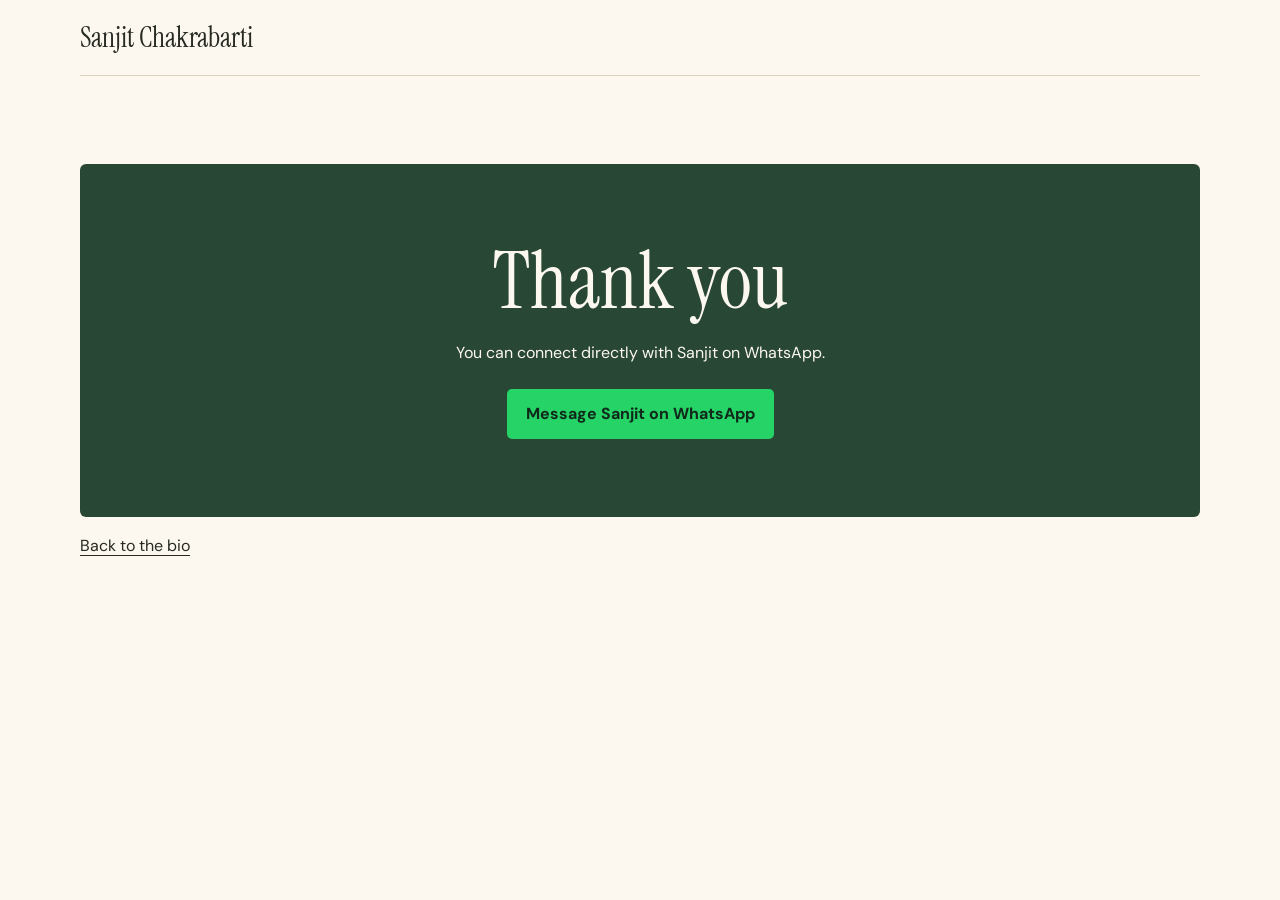
<file: ads/thank-you/index.html>
<!doctype html>
<html lang="en">
<head>
  <meta charset="utf-8">
  <meta name="viewport" content="width=device-width, initial-scale=1">
  <meta name="description" content="Meet Sanjit Chakrabarti, a Bengali entrepreneur based in Delhi. A little about my life, my family and what I’m looking for in marriage.">
  <meta property="og:title" content="Meet Sanjit Chakrabarti">
  <meta property="og:description" content="A little about my life, my family and what I’m looking for in marriage.">
  <meta property="og:type" content="profile">
  <meta property="og:image" content="https://bio.sanjitchakrabarti.com/photos/sanjit-at-work.jpg">
  <link rel="icon" href="/photos/sanjit-at-work.jpg" type="image/jpeg">
  <link rel="stylesheet" href="https://fonts.googleapis.com/css2?family=DM+Sans:wght@400;500;600;700&family=Instrument+Serif:ital@0;1&display=swap">
  <title>Thank you | Sanjit Chakrabarti</title>
  <style>
    :root {
      color-scheme: light;
      --paper: #fcf8ef;
      --ink: #262a22;
      --muted: #56594b;
      --line: #dcd1bf;
      --green: #294735;
      --rust: #943e29;
      --whatsapp: #25d366;
      --display: "Instrument Serif", Georgia, serif;
    }
    * { box-sizing: border-box; }
    body { margin: 0; background: var(--paper); color: var(--ink); font: 1rem/1.65 "DM Sans", system-ui, sans-serif; }
    a { color: inherit; text-underline-offset: .24em; }
    a:hover { text-decoration-thickness: 2px; }
    a:focus-visible { outline: 2px solid var(--rust); outline-offset: 5px; }
    img { display: block; width: 100%; }
    .wrap { width: min(1120px, 100% - 48px); margin-inline: auto; }
    .masthead, nav, .actions, footer { display: flex; align-items: center; flex-wrap: wrap; }
    .masthead { min-height: 76px; justify-content: space-between; gap: 8px 24px; border-bottom: 1px solid var(--line); }
    .brand { font: 1.75rem var(--display); text-decoration: none; }
    nav { gap: 8px 24px; font-size: .875rem; }
    nav a { text-decoration: none; }
    nav a:hover { text-decoration: underline; }
    .hero { display: grid; grid-template-columns: 1.12fr .88fr; align-items: center; gap: clamp(32px, 7vw, 106px); padding-block: clamp(40px, 7vw, 96px); }
    .eyebrow { color: var(--rust); font-size: .75rem; font-weight: 700; letter-spacing: .14em; text-transform: uppercase; }
    h1, h2 { font-family: var(--display); font-weight: 400; line-height: .98; margin: 0 0 .25em; }
    h1 { font-size: clamp(3.6rem, 9.4vw, 8.3rem); }
    h1 em { display: block; color: var(--green); }
    h2 { font-size: clamp(2.7rem, 6vw, 4.7rem); }
    .intro { max-width: 37ch; font-size: clamp(1.05rem, 2vw, 1.25rem); }
    .actions { gap: 12px 22px; margin-top: 26px; }
    .button { display: inline-flex; align-items: center; gap: 12px; padding: 12px 19px; border-radius: 5px; background: var(--whatsapp); color: #10291b; font-weight: 700; text-decoration: none; }
    .button:hover { background: #20c45e; }
    .button.download { color: var(--green); background: transparent; border: 1px solid var(--green); }
    .button.download:hover { background: #efe3d1; }
    figure { margin: 0; }
    .hero img { aspect-ratio: 4 / 5; object-fit: cover; object-position: 50% 42%; border-radius: 48% 48% 4px 4px / 33% 33% 4px 4px; }
    .facts { margin: 0; padding: 17px 0; display: grid; grid-template-columns: repeat(4, 1fr); gap: 14px; border-block: 1px solid var(--line); }
    dt { color: var(--muted); font-size: .72rem; font-weight: 700; letter-spacing: .08em; text-transform: uppercase; }
    dd { margin: 2px 0 0; font-weight: 600; }
    .section { padding-block: clamp(40px, 7vw, 88px); }
    .section + .section { border-top: 1px solid var(--line); }
    .story { display: grid; grid-template-columns: .85fr 1.15fr; gap: 20px 65px; }
    .story h3 { margin: 0 0 4px; font-size: 1.05rem; }
    .story p { margin: 0 0 22px; color: var(--muted); max-width: 59ch; }
    .story p:last-child { margin-bottom: 0; }
    .family-photo { width: min(100%, 440px); }
    .family-photo img { height: auto; border-radius: 5px; }
    .gallery { display: grid; grid-template-columns: repeat(3, 1fr); gap: clamp(8px, 2vw, 22px); margin-top: 26px; }
    .gallery a { display: block; }
    .gallery img { aspect-ratio: 4 / 5; object-fit: cover; object-position: center 36%; border-radius: 5px; }
    .contact { background: var(--green); color: #fcf8ef; text-align: center; padding: clamp(34px, 7vw, 78px) 22px; border-radius: 6px; }
    .contact p { max-width: 54ch; margin: 16px auto 0; }
    .contact .button { margin-top: 22px; }
    .contact a:focus-visible { outline-color: var(--paper); }
    footer { justify-content: space-between; gap: 10px 24px; padding-block: 24px; color: var(--muted); font-size: .875rem; }
    @media (max-width: 680px) {
      .wrap { width: calc(100% - 36px); }
      .masthead { padding-block: 12px; min-height: 0; }
      nav { gap: 6px 14px; }
      .hero, .story { grid-template-columns: 1fr; }
      .hero { gap: 26px; }
      .hero figure { grid-row: 1; width: min(100%, 285px); margin-inline: auto; }
      .hero img { aspect-ratio: 5 / 5; object-position: 50% 35%; }
      .facts { grid-template-columns: repeat(2, 1fr); }
    }
    #intro-form { padding: clamp(18px, 4vw, 32px); background: #fffdfa; border: 1px solid var(--line); border-radius: 8px; }
    #intro-form label { display: block; font-weight: 600; }
    #intro-form input:not([type=checkbox]), #intro-form textarea { display: block; width: 100%; padding: 10px; border: 1px solid #928672; border-radius: 4px; margin: 5px 0 14px; font: inherit; }
    #intro-form .consent { font-size: .9rem; font-weight: 500; }
    #intro-form p { font-size: .875rem; margin: 10px 0; }
    #intro-form button { border: 0; font: inherit; font-weight: 700; cursor: pointer; }
    #intro-form button:disabled { opacity: .55; cursor: default; }
    .floating { position: fixed; right: 16px; bottom: 16px; z-index: 2; box-shadow: 0 4px 18px #0002; }
    body { padding-bottom: 64px; }
    [hidden] { display: none !important; }
  </style>
</head>
<body>
  <header class="wrap masthead"><a class="brand" href="/ads/">Sanjit Chakrabarti</a></header>
  <main class="wrap section">
    <section class="contact" aria-labelledby="thanks">
      <h1 id="thanks" style="font-size:clamp(3rem,8vw,5rem)">Thank you</h1>
      <p id="receipt">You can connect directly with Sanjit on WhatsApp.</p>
      <a class="button" href="https://wa.me/917278135942?text=Hi%20Sanjit%21%20I%20came%20across%20your%20bio%20and%20would%20love%20to%20say%20hello." target="_blank" rel="noopener">Message Sanjit on WhatsApp</a>
    </section>
    <p><a href="/ads/">Back to the bio</a></p>
  </main>
  <script>
    if (sessionStorage.getItem('bio-introduction-received') === 'yes') {
      document.getElementById('receipt').textContent = 'Your introduction was received. If you’d like to say hello directly, you can message Sanjit on WhatsApp.';
      sessionStorage.removeItem('bio-introduction-received');

      // Send one Lead for a confirmed submission, without sharing form fields.
      const pixelId = '1783700199409062';
      const pixel = function (...args) {
        if (pixel.callMethod) {
          pixel.callMethod(...args);
        } else {
          pixel.queue.push(args);
        }
      };
      pixel.queue = [];
      pixel.push = pixel;
      pixel.loaded = true;
      pixel.version = '2.0';
      window.fbq = window._fbq = pixel;
      pixel('set', 'autoConfig', false, pixelId);
      pixel('init', pixelId);
      pixel('trackSingle', pixelId, 'Lead');

      const script = document.createElement('script');
      script.async = true;
      script.src = 'https://connect.facebook.net/en_US/fbevents.js';
      script.referrerPolicy = 'no-referrer';
      document.head.append(script);
    }
  </script>
</body>
</html>
</file>
